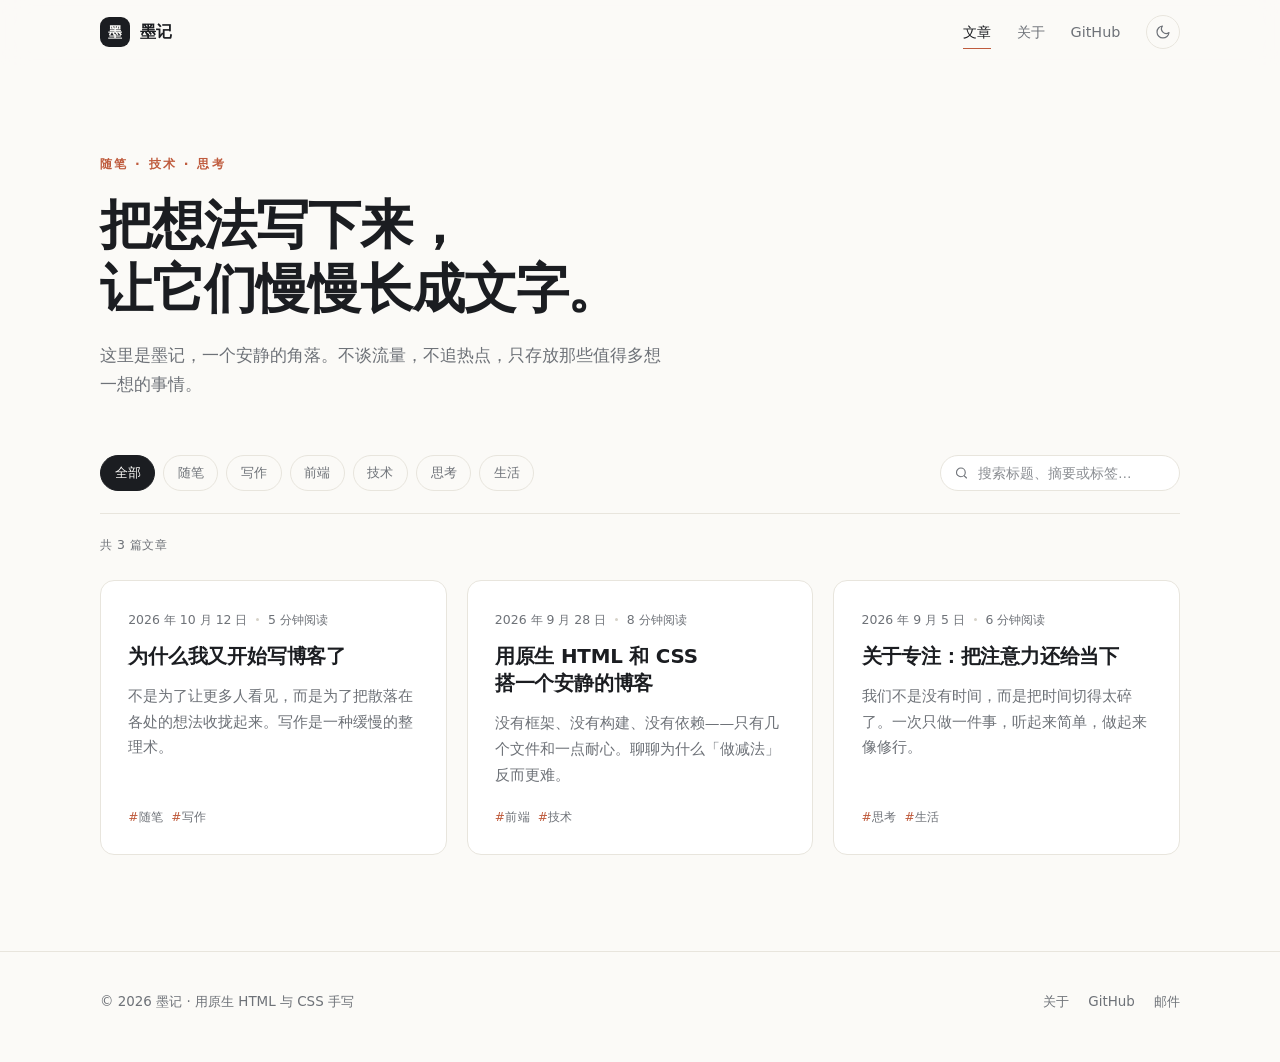
<file: index.html>
<!DOCTYPE html>
<html lang="zh-CN">
  <head>
    <meta charset="utf-8" />
    <meta name="viewport" content="width=device-width, initial-scale=1" />
    <title>墨记 · 关于代码、设计与生活的记录</title>
    <meta
      name="description"
      content="墨记是一个安静的写作角落，记录关于代码、设计与生活的思考。"
    />
    <meta name="theme-color" content="#fbfaf7" media="(prefers-color-scheme: light)" />
    <meta name="theme-color" content="#101113" media="(prefers-color-scheme: dark)" />
    <link
      rel="icon"
      href="data:image/svg+xml,%3Csvg xmlns='http://www.w3.org/2000/svg' viewBox='0 0 32 32'%3E%3Crect width='32' height='32' rx='8' fill='%231b1d21'/%3E%3Cpath d='M9 22V10l7 8 7-8v12' fill='none' stroke='%23fbfaf7' stroke-width='2.4' stroke-linecap='round' stroke-linejoin='round'/%3E%3C/svg%3E"
    />
    <script>
      // 先于渲染设置主题，避免深浅色切换时的闪白
      (function () {
        try {
          var saved = localStorage.getItem("moji-theme");
          document.documentElement.dataset.theme =
            saved ||
            (window.matchMedia("(prefers-color-scheme: dark)").matches ? "dark" : "light");
        } catch (e) {
          document.documentElement.dataset.theme = "light";
        }
      })();
    </script>
    <link rel="stylesheet" href="assets/style.css" />
  </head>

  <body>
    <header class="site-header">
      <div class="wrap site-header__inner">
        <a class="brand" href="index.html" aria-label="墨记 · 返回首页">
          <span class="brand__mark" aria-hidden="true">墨</span>
          <span class="brand__name">墨记</span>
        </a>

        <nav class="nav" aria-label="主导航">
          <a class="nav__link" href="index.html" aria-current="page">文章</a>
          <a class="nav__link" href="about.html">关于</a>
          <a class="nav__link" href="https://github.com" target="_blank" rel="noopener">GitHub</a>
          <button class="theme-toggle" type="button" id="themeToggle" aria-label="切换深色模式">
            <svg class="icon-moon" viewBox="0 0 24 24" fill="none" stroke="currentColor" stroke-width="1.8" stroke-linecap="round" stroke-linejoin="round" aria-hidden="true">
              <path d="M21 12.8A9 9 0 1 1 11.2 3a7 7 0 0 0 9.8 9.8Z" />
            </svg>
            <svg class="icon-sun" viewBox="0 0 24 24" fill="none" stroke="currentColor" stroke-width="1.8" stroke-linecap="round" stroke-linejoin="round" aria-hidden="true">
              <circle cx="12" cy="12" r="4" />
              <path d="M12 2v2M12 20v2M4.9 4.9l1.4 1.4M17.7 17.7l1.4 1.4M2 12h2M20 12h2M4.9 19.1l1.4-1.4M17.7 6.3l1.4-1.4" />
            </svg>
          </button>
        </nav>
      </div>
    </header>

    <main class="wrap">
      <section class="hero">
        <p class="hero__eyebrow">随笔 · 技术 · 思考</p>
        <h1>把想法写下来，<br />让它们慢慢长成文字。</h1>
        <p class="hero__lead">
          这里是墨记，一个安静的角落。不谈流量，不追热点，只存放那些值得多想一想的事情。
        </p>
      </section>

      <section class="toolbar" aria-label="筛选与搜索">
        <div class="chips" id="tagFilters" role="group" aria-label="按标签筛选"></div>
        <div class="search">
          <svg viewBox="0 0 24 24" fill="none" stroke="currentColor" stroke-width="1.8" stroke-linecap="round" aria-hidden="true">
            <circle cx="11" cy="11" r="7" />
            <path d="m20 20-3.5-3.5" />
          </svg>
          <input
            id="searchInput"
            type="search"
            placeholder="搜索标题、摘要或标签…"
            aria-label="搜索文章"
            autocomplete="off"
          />
        </div>
      </section>

      <p class="list-meta" id="resultCount" aria-live="polite"></p>

      <section class="post-grid" id="postList" aria-label="文章列表"></section>

      <p class="empty-state" id="emptyState" hidden>
        没有找到匹配的文章，换个关键词或标签试试。
      </p>

      <noscript>
        <div class="empty-state">
          <p>启用 JavaScript 后可以按标签筛选和搜索。下面是全部文章：</p>
          <p>
            <a href="posts/why-i-write.html">为什么我又开始写博客了</a><br />
            <a href="posts/build-a-quiet-blog.html">用原生 HTML 和 CSS 搭一个安静的博客</a><br />
            <a href="posts/on-focus.html">关于专注：把注意力还给当下</a>
          </p>
        </div>
      </noscript>
    </main>

    <footer class="site-footer">
      <div class="wrap site-footer__inner">
        <p style="margin: 0">© <span data-year>2026</span> 墨记 · 用原生 HTML 与 CSS 手写</p>
        <div class="site-footer__links">
          <a href="about.html">关于</a>
          <a href="https://github.com" target="_blank" rel="noopener">GitHub</a>
          <a href="mailto:hello@example.com">邮件</a>
        </div>
      </div>
    </footer>

    <script src="assets/blog.js"></script>
    <script src="assets/app.js"></script>
  </body>
</html>
</file>
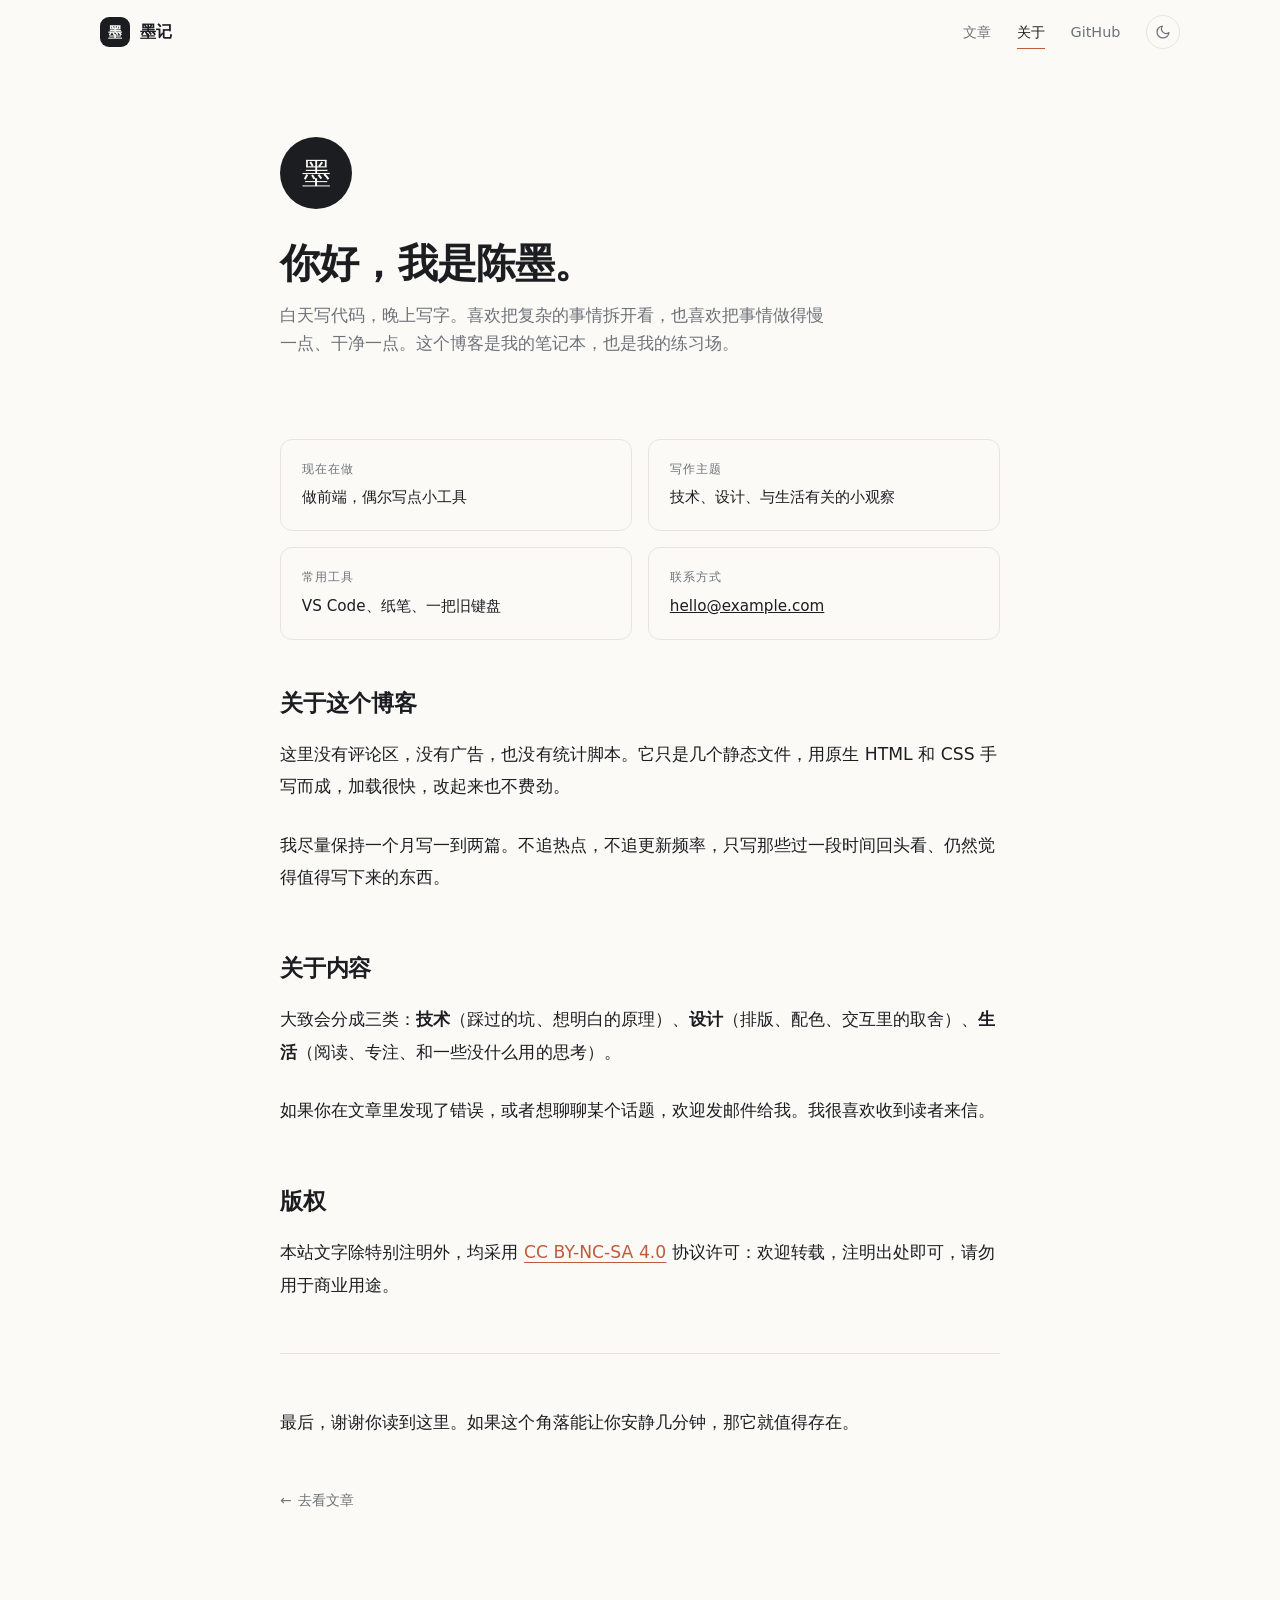
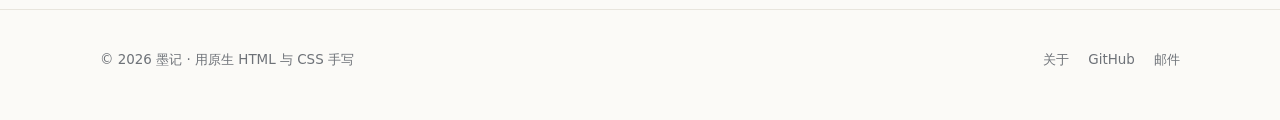
<file: about.html>
<!DOCTYPE html>
<html lang="zh-CN">
  <head>
    <meta charset="utf-8" />
    <meta name="viewport" content="width=device-width, initial-scale=1" />
    <title>关于 · 墨记</title>
    <meta name="description" content="关于墨记，以及写下这些文字的人。" />
    <link
      rel="icon"
      href="data:image/svg+xml,%3Csvg xmlns='http://www.w3.org/2000/svg' viewBox='0 0 32 32'%3E%3Crect width='32' height='32' rx='8' fill='%231b1d21'/%3E%3Cpath d='M9 22V10l7 8 7-8v12' fill='none' stroke='%23fbfaf7' stroke-width='2.4' stroke-linecap='round' stroke-linejoin='round'/%3E%3C/svg%3E"
    />
    <script>
      (function () {
        try {
          var saved = localStorage.getItem("moji-theme");
          document.documentElement.dataset.theme =
            saved ||
            (window.matchMedia("(prefers-color-scheme: dark)").matches ? "dark" : "light");
        } catch (e) {
          document.documentElement.dataset.theme = "light";
        }
      })();
    </script>
    <link rel="stylesheet" href="assets/style.css" />
  </head>

  <body>
    <header class="site-header">
      <div class="wrap site-header__inner">
        <a class="brand" href="index.html" aria-label="墨记 · 返回首页">
          <span class="brand__mark" aria-hidden="true">墨</span>
          <span class="brand__name">墨记</span>
        </a>
        <nav class="nav" aria-label="主导航">
          <a class="nav__link" href="index.html">文章</a>
          <a class="nav__link" href="about.html" aria-current="page">关于</a>
          <a class="nav__link" href="https://github.com" target="_blank" rel="noopener">GitHub</a>
          <button class="theme-toggle" type="button" id="themeToggle" aria-label="切换深色模式">
            <svg class="icon-moon" viewBox="0 0 24 24" fill="none" stroke="currentColor" stroke-width="1.8" stroke-linecap="round" stroke-linejoin="round" aria-hidden="true">
              <path d="M21 12.8A9 9 0 1 1 11.2 3a7 7 0 0 0 9.8 9.8Z" />
            </svg>
            <svg class="icon-sun" viewBox="0 0 24 24" fill="none" stroke="currentColor" stroke-width="1.8" stroke-linecap="round" stroke-linejoin="round" aria-hidden="true">
              <circle cx="12" cy="12" r="4" />
              <path d="M12 2v2M12 20v2M4.9 4.9l1.4 1.4M17.7 17.7l1.4 1.4M2 12h2M20 12h2M4.9 19.1l1.4-1.4M17.7 6.3l1.4-1.4" />
            </svg>
          </button>
        </nav>
      </div>
    </header>

    <main class="wrap wrap--narrow">
      <section class="about-hero">
        <div class="about-hero__avatar" aria-hidden="true">墨</div>
        <h1>你好，我是陈墨。</h1>
        <p>
          白天写代码，晚上写字。喜欢把复杂的事情拆开看，也喜欢把事情做得慢一点、干净一点。这个博客是我的笔记本，也是我的练习场。
        </p>
      </section>

      <dl class="about-facts">
        <div class="about-fact">
          <dt>现在在做</dt>
          <dd>做前端，偶尔写点小工具</dd>
        </div>
        <div class="about-fact">
          <dt>写作主题</dt>
          <dd>技术、设计、与生活有关的小观察</dd>
        </div>
        <div class="about-fact">
          <dt>常用工具</dt>
          <dd>VS Code、纸笔、一把旧键盘</dd>
        </div>
        <div class="about-fact">
          <dt>联系方式</dt>
          <dd><a href="mailto:hello@example.com">hello@example.com</a></dd>
        </div>
      </dl>

      <article class="prose">
        <h2>关于这个博客</h2>
        <p>
          这里没有评论区，没有广告，也没有统计脚本。它只是几个静态文件，用原生 HTML 和 CSS 手写而成，加载很快，改起来也不费劲。
        </p>
        <p>
          我尽量保持一个月写一到两篇。不追热点，不追更新频率，只写那些过一段时间回头看、仍然觉得值得写下来的东西。
        </p>

        <h2>关于内容</h2>
        <p>
          大致会分成三类：<strong>技术</strong>（踩过的坑、想明白的原理）、<strong>设计</strong>（排版、配色、交互里的取舍）、<strong>生活</strong>（阅读、专注、和一些没什么用的思考）。
        </p>
        <p>
          如果你在文章里发现了错误，或者想聊聊某个话题，欢迎发邮件给我。我很喜欢收到读者来信。
        </p>

        <h2>版权</h2>
        <p>
          本站文字除特别注明外，均采用
          <a href="https://creativecommons.org/licenses/by-nc-sa/4.0/deed.zh" target="_blank" rel="noopener">CC BY-NC-SA 4.0</a>
          协议许可：欢迎转载，注明出处即可，请勿用于商业用途。
        </p>

        <hr />

        <p>
          最后，谢谢你读到这里。如果这个角落能让你安静几分钟，那它就值得存在。
        </p>
      </article>

      <p style="margin: 3rem 0 0">
        <a class="back-link" style="margin: 0" href="index.html">
          <span aria-hidden="true">←</span> 去看文章
        </a>
      </p>
    </main>

    <footer class="site-footer">
      <div class="wrap site-footer__inner">
        <p style="margin: 0">© <span data-year>2026</span> 墨记 · 用原生 HTML 与 CSS 手写</p>
        <div class="site-footer__links">
          <a href="about.html">关于</a>
          <a href="https://github.com" target="_blank" rel="noopener">GitHub</a>
          <a href="mailto:hello@example.com">邮件</a>
        </div>
      </div>
    </footer>

    <script src="assets/blog.js"></script>
    <script src="assets/app.js"></script>
  </body>
</html>
</file>
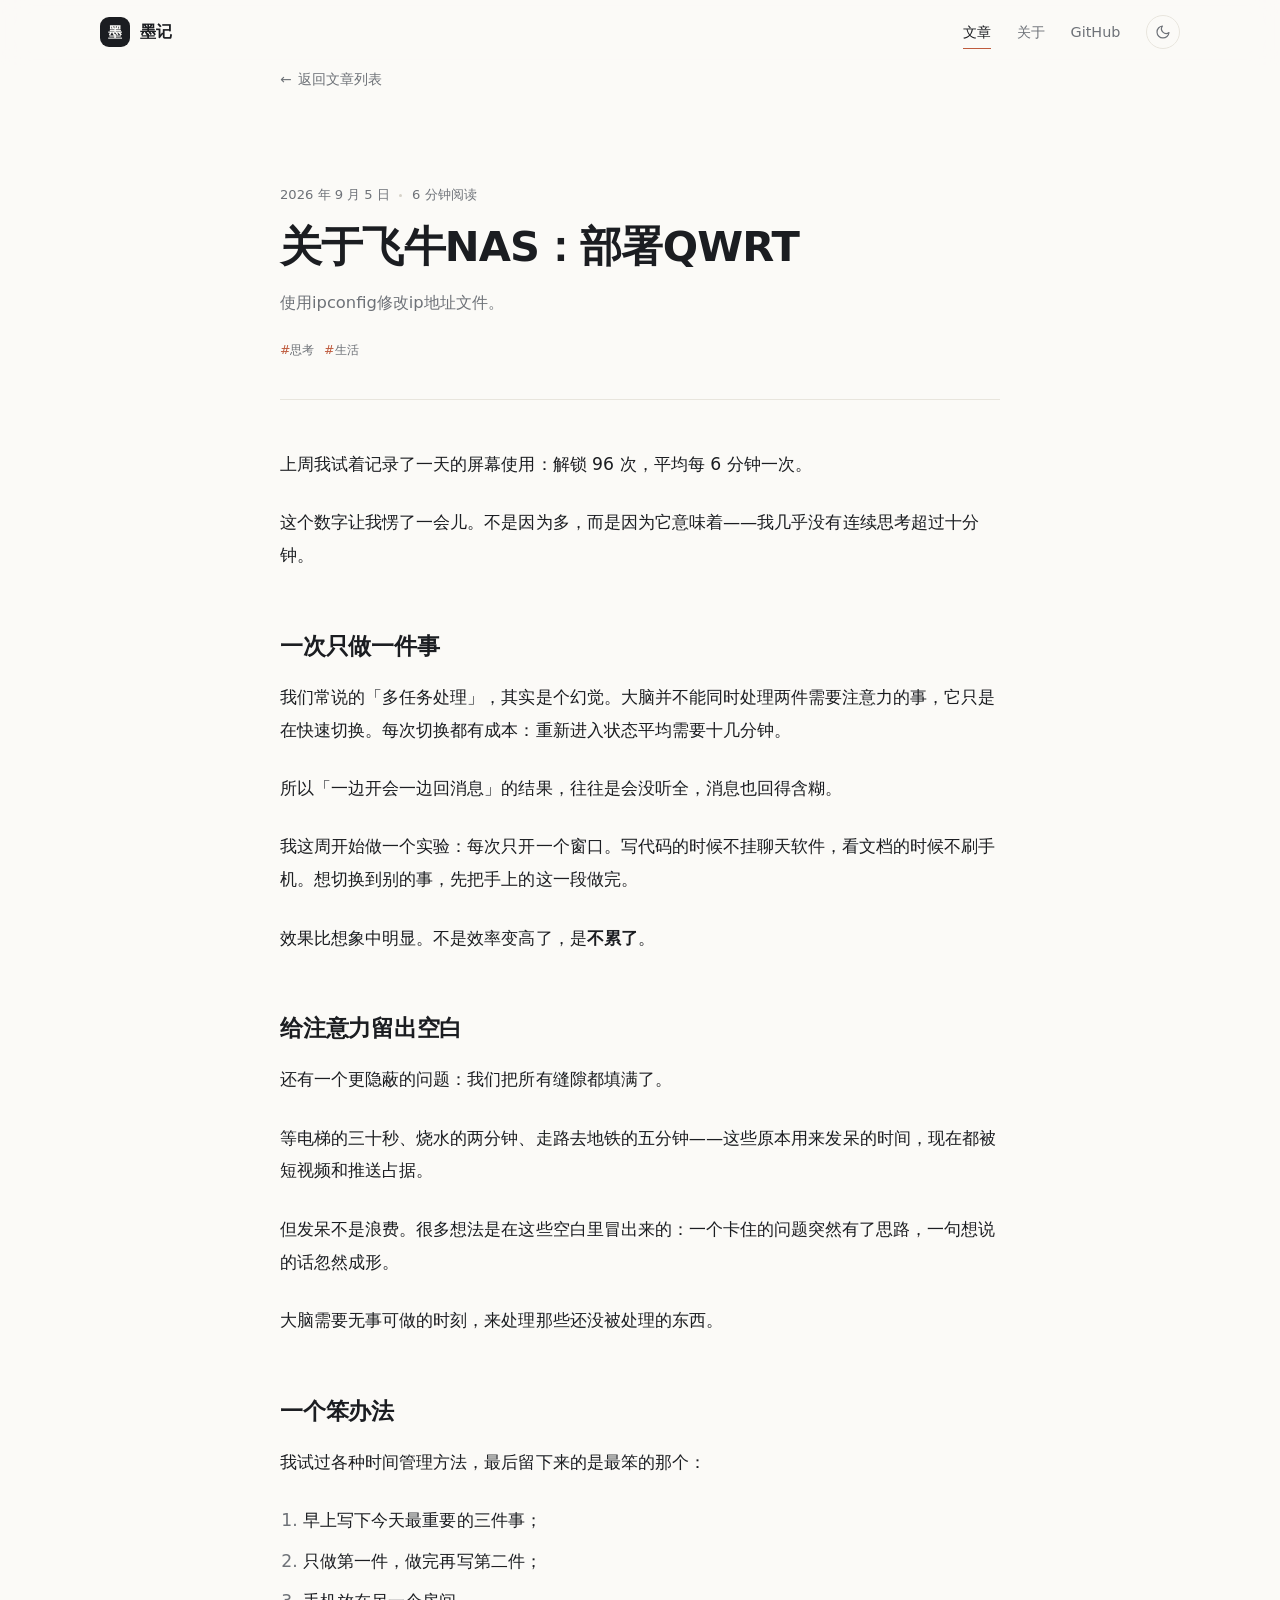
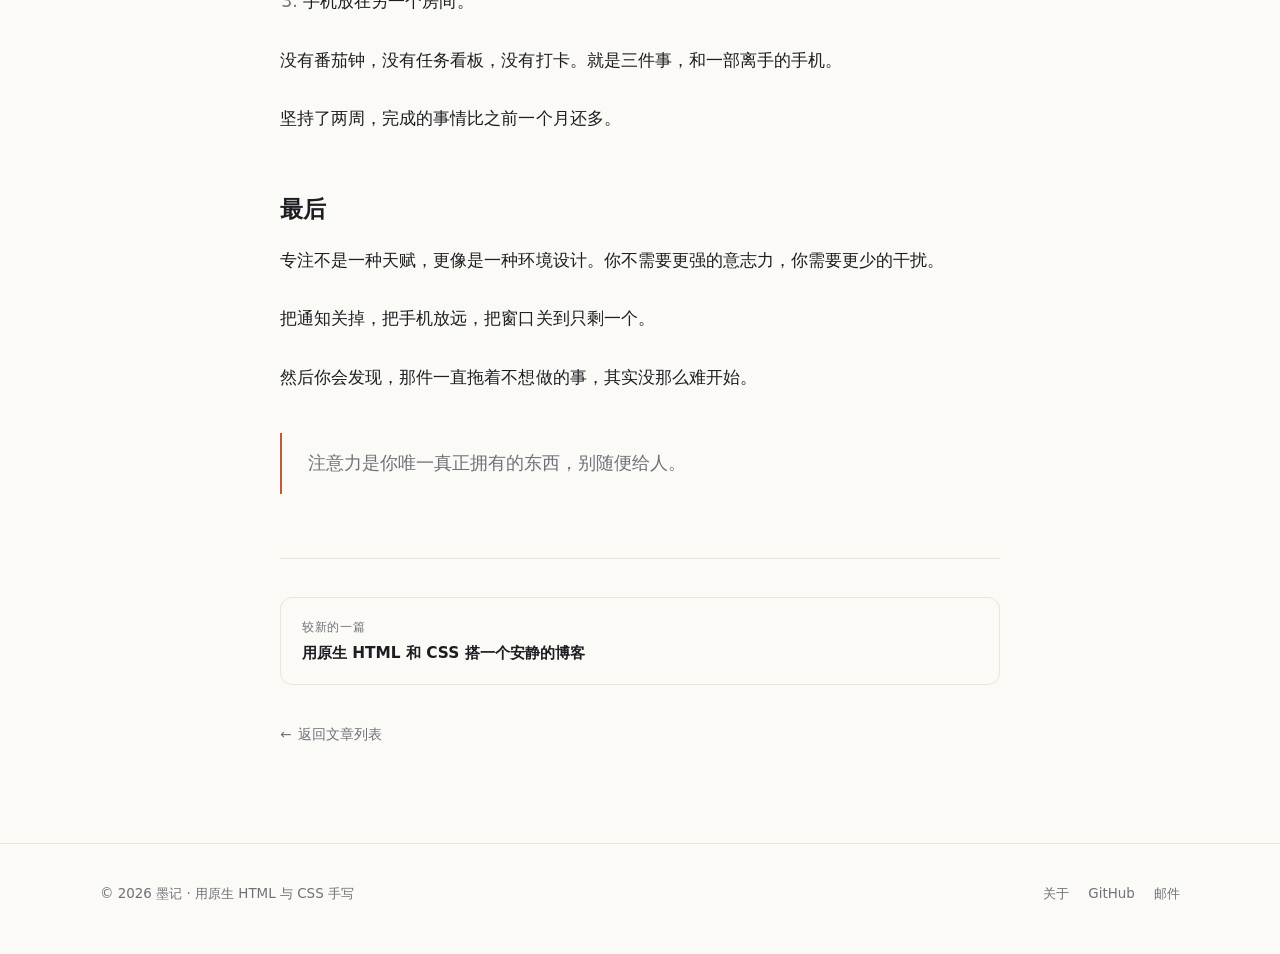
<file: posts/2026.11.5.html>
<!DOCTYPE html>
<html lang="zh-CN">
  <head>
    <meta charset="utf-8" />
    <meta name="viewport" content="width=device-width, initial-scale=1" />
    <title>关于搭建博客：使用dsh · 墨记</title>
    <meta name="description" content="，过程是真不容易啊头大。" />
    <link
      rel="icon"
      href="data:image/svg+xml,%3Csvg xmlns='http://www.w3.org/2000/svg' viewBox='0 0 32 32'%3E%3Crect width='32' height='32' rx='8' fill='%231b1d21'/%3E%3Cpath d='M9 22V10l7 8 7-8v12' fill='none' stroke='%23fbfaf7' stroke-width='2.4' stroke-linecap='round' stroke-linejoin='round'/%3E%3C/svg%3E"
    />
    <script>
      (function () {
        try {
          var saved = localStorage.getItem("moji-theme");
          document.documentElement.dataset.theme =
            saved ||
            (window.matchMedia("(prefers-color-scheme: dark)").matches ? "dark" : "light");
        } catch (e) {
          document.documentElement.dataset.theme = "light";
        }
      })();
    </script>
    <link rel="stylesheet" href="../assets/style.css" />
  </head>

  <body data-page="post" data-slug="on-focus" data-root="../">
    <div class="progress" aria-hidden="true">
      <span class="progress__bar" id="progressBar"></span>
    </div>

    <header class="site-header">
      <div class="wrap site-header__inner">
        <a class="brand" href="../index.html" aria-label="墨记 · 返回首页">
          <span class="brand__mark" aria-hidden="true">墨</span>
          <span class="brand__name">墨记</span>
        </a>
        <nav class="nav" aria-label="主导航">
          <a class="nav__link" href="../index.html" aria-current="page">文章</a>
          <a class="nav__link" href="../about.html">关于</a>
          <a class="nav__link" href="https://github.com" target="_blank" rel="noopener">GitHub</a>
          <button class="theme-toggle" type="button" id="themeToggle" aria-label="切换深色模式">
            <svg class="icon-moon" viewBox="0 0 24 24" fill="none" stroke="currentColor" stroke-width="1.8" stroke-linecap="round" stroke-linejoin="round" aria-hidden="true">
              <path d="M21 12.8A9 9 0 1 1 11.2 3a7 7 0 0 0 9.8 9.8Z" />
            </svg>
            <svg class="icon-sun" viewBox="0 0 24 24" fill="none" stroke="currentColor" stroke-width="1.8" stroke-linecap="round" stroke-linejoin="round" aria-hidden="true">
              <circle cx="12" cy="12" r="4" />
              <path d="M12 2v2M12 20v2M4.9 4.9l1.4 1.4M17.7 17.7l1.4 1.4M2 12h2M20 12h2M4.9 19.1l1.4-1.4M17.7 6.3l1.4-1.4" />
            </svg>
          </button>
        </nav>
      </div>
    </header>

    <main class="wrap wrap--narrow">
      <a class="back-link" href="../index.html">
        <span aria-hidden="true">←</span> 返回文章列表
      </a>

      <article>
        <header class="post-header">
          <div class="post-header__meta">
            <time datetime="2026-09-05">2026 年 9 月 5 日</time>
            <span class="post-card__dot" aria-hidden="true"></span>
            <span data-readtime>6 分钟阅读</span>
          </div>
          <h1>关于飞牛NAS：部署QWRT</h1>
          <p class="post-header__lead">
            使用ipconfig修改ip地址文件。
          </p>
          <div class="post-header__tags" data-post-tags></div>
        </header>

        <div class="prose">
          <p>
            上周我试着记录了一天的屏幕使用：解锁 96 次，平均每 6 分钟一次。
          </p>
          <p>
            这个数字让我愣了一会儿。不是因为多，而是因为它意味着——我几乎没有连续思考超过十分钟。
          </p>

          <h2>一次只做一件事</h2>
          <p>
            我们常说的「多任务处理」，其实是个幻觉。大脑并不能同时处理两件需要注意力的事，它只是在快速切换。每次切换都有成本：重新进入状态平均需要十几分钟。
          </p>
          <p>
            所以「一边开会一边回消息」的结果，往往是会没听全，消息也回得含糊。
          </p>
          <p>
            我这周开始做一个实验：每次只开一个窗口。写代码的时候不挂聊天软件，看文档的时候不刷手机。想切换到别的事，先把手上的这一段做完。
          </p>
          <p>效果比想象中明显。不是效率变高了，是<strong>不累了</strong>。</p>

          <h2>给注意力留出空白</h2>
          <p>还有一个更隐蔽的问题：我们把所有缝隙都填满了。</p>
          <p>
            等电梯的三十秒、烧水的两分钟、走路去地铁的五分钟——这些原本用来发呆的时间，现在都被短视频和推送占据。
          </p>
          <p>
            但发呆不是浪费。很多想法是在这些空白里冒出来的：一个卡住的问题突然有了思路，一句想说的话忽然成形。
          </p>
          <p>大脑需要无事可做的时刻，来处理那些还没被处理的东西。</p>

          <h2>一个笨办法</h2>
          <p>我试过各种时间管理方法，最后留下来的是最笨的那个：</p>
          <ol>
            <li>早上写下今天最重要的三件事；</li>
            <li>只做第一件，做完再写第二件；</li>
            <li>手机放在另一个房间。</li>
          </ol>
          <p>
            没有番茄钟，没有任务看板，没有打卡。就是三件事，和一部离手的手机。
          </p>
          <p>坚持了两周，完成的事情比之前一个月还多。</p>

          <h2>最后</h2>
          <p>
            专注不是一种天赋，更像是一种环境设计。你不需要更强的意志力，你需要更少的干扰。
          </p>
          <p>把通知关掉，把手机放远，把窗口关到只剩一个。</p>
          <p>然后你会发现，那件一直拖着不想做的事，其实没那么难开始。</p>

          <blockquote>
            <p>注意力是你唯一真正拥有的东西，别随便给人。</p>
          </blockquote>
        </div>
      </article>

      <footer class="post-footer">
        <div class="post-nav" id="postNav"></div>
        <p style="margin: 2.2rem 0 0">
          <a class="back-link" style="margin: 0" href="../index.html">
            <span aria-hidden="true">←</span> 返回文章列表
          </a>
        </p>
      </footer>
    </main>

    <footer class="site-footer">
      <div class="wrap site-footer__inner">
        <p style="margin: 0">© <span data-year>2026</span> 墨记 · 用原生 HTML 与 CSS 手写</p>
        <div class="site-footer__links">
          <a href="../about.html">关于</a>
          <a href="https://github.com" target="_blank" rel="noopener">GitHub</a>
          <a href="mailto:hello@example.com">邮件</a>
        </div>
      </div>
    </footer>

    <script src="../assets/blog.js"></script>
    <script src="../assets/app.js"></script>
  </body>
</html>
</file>
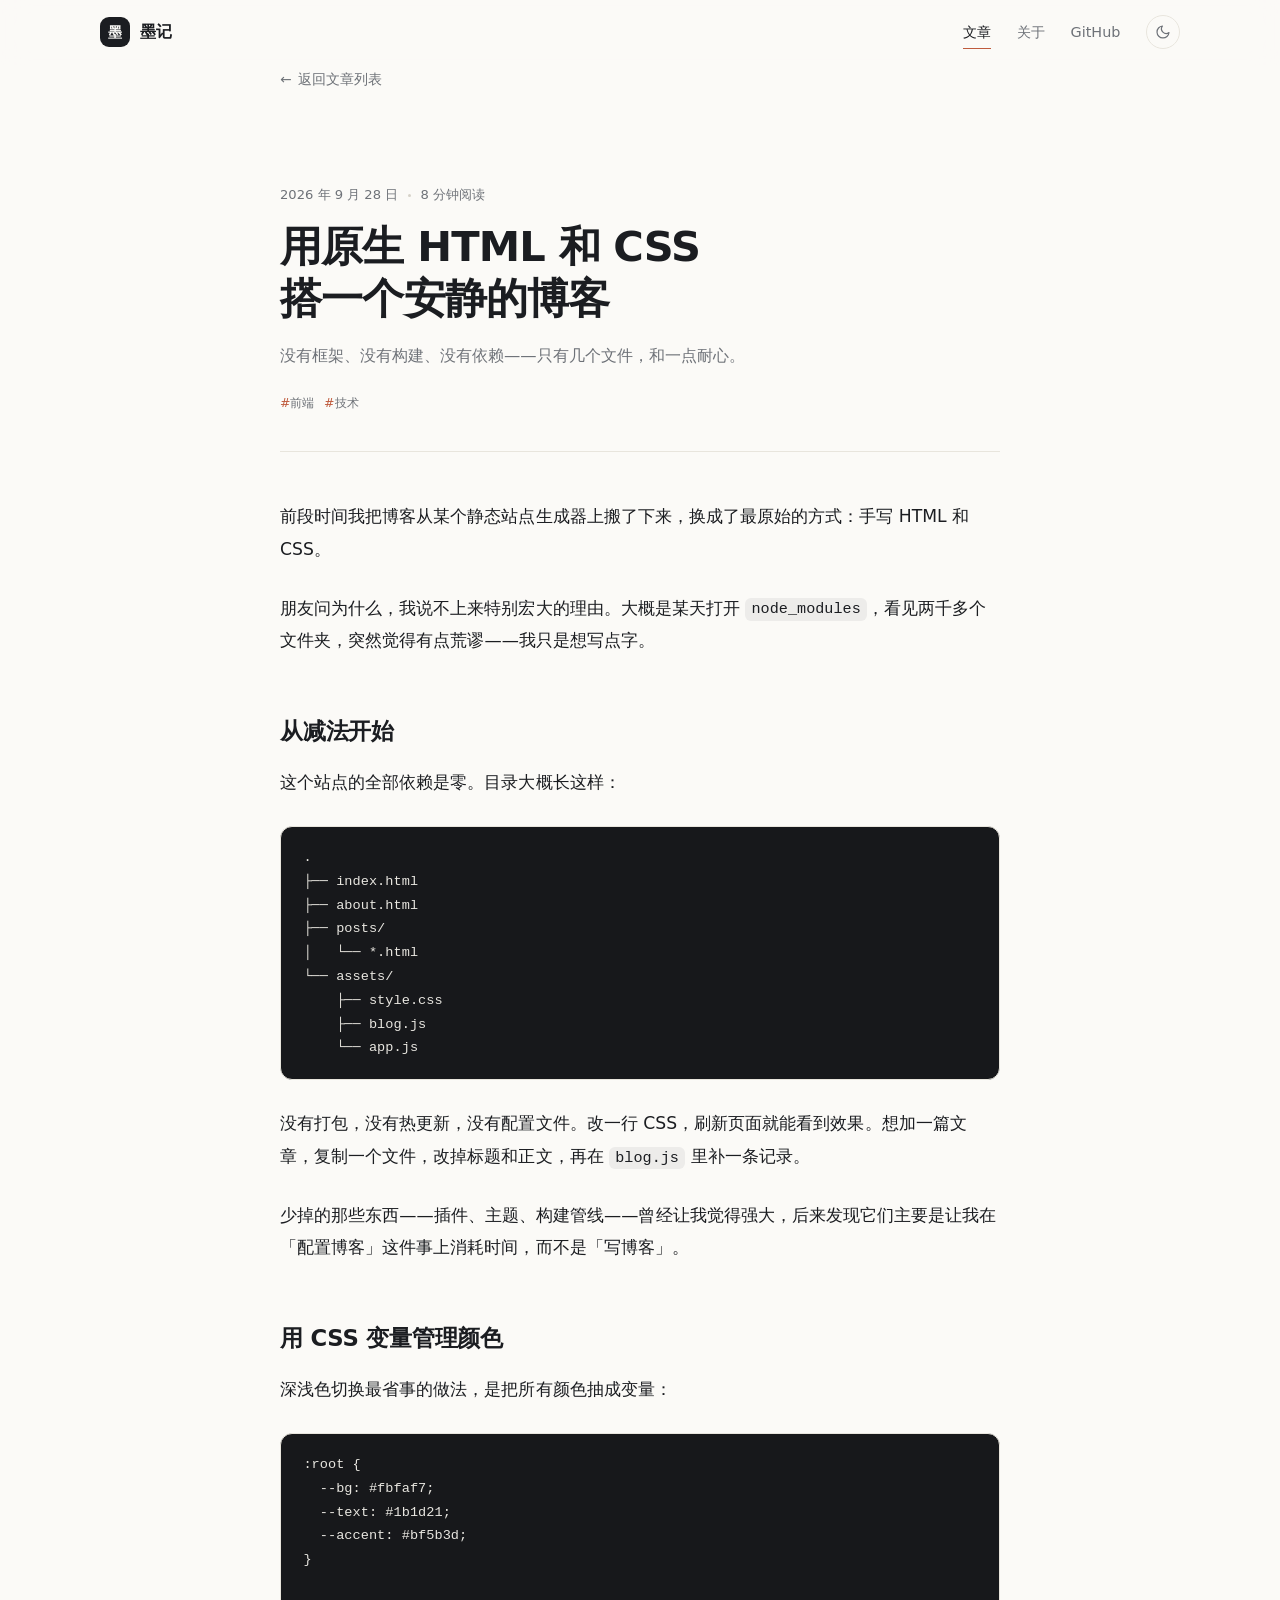
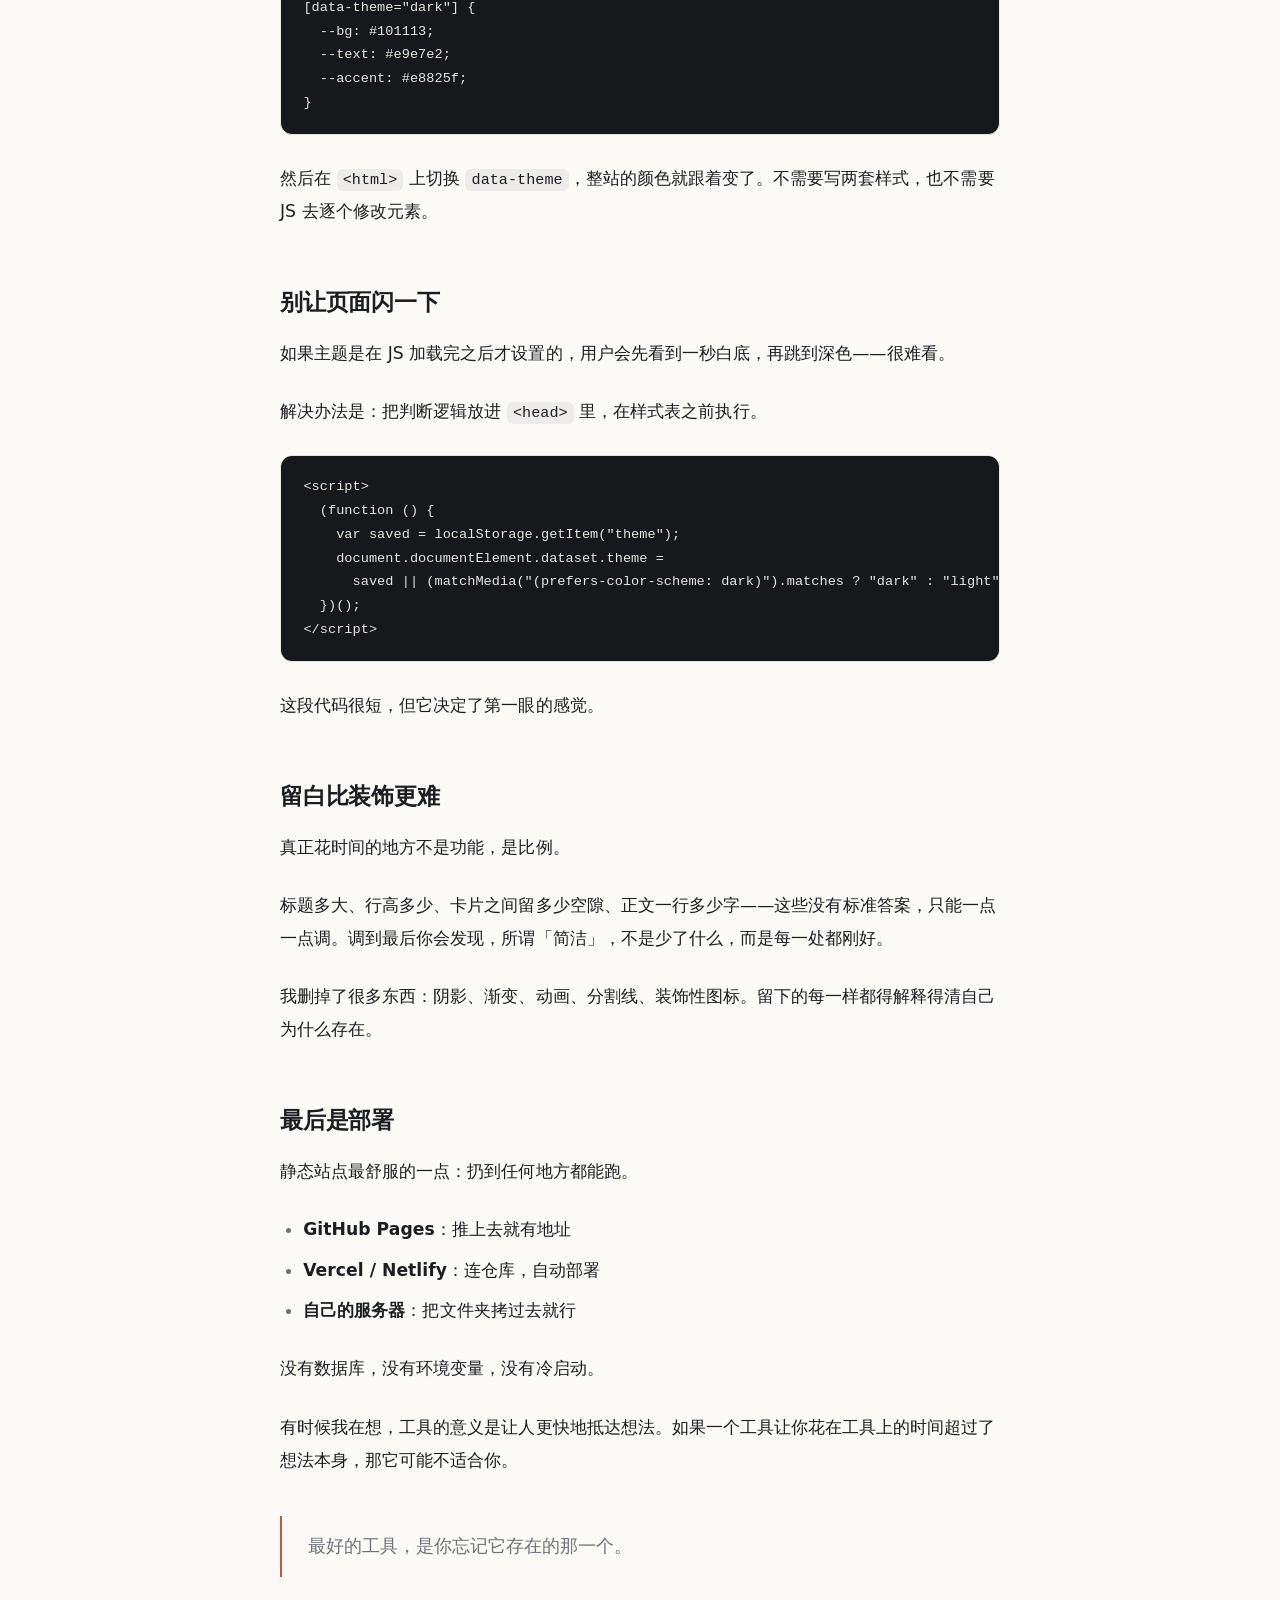
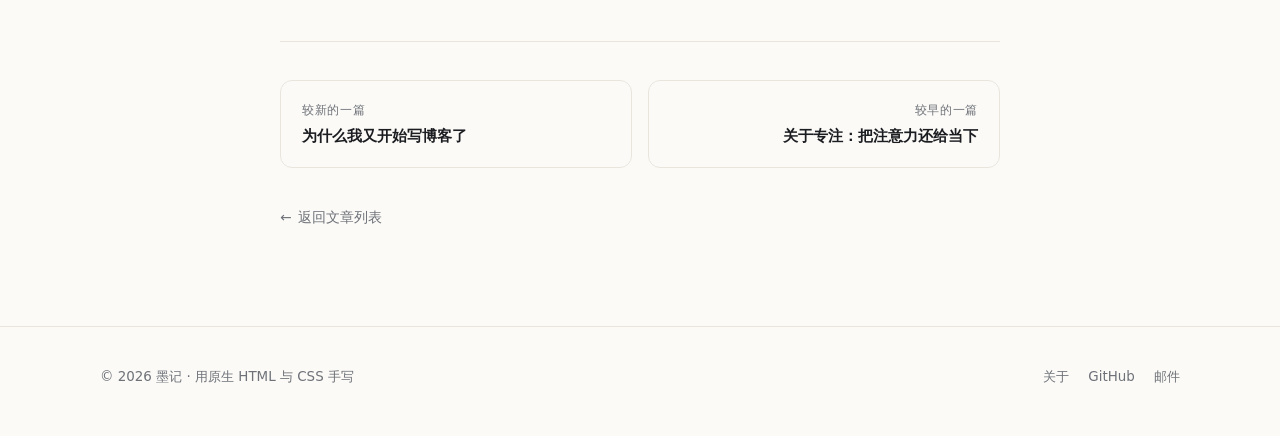
<file: posts/build-a-quiet-blog.html>
<!DOCTYPE html>
<html lang="zh-CN">
  <head>
    <meta charset="utf-8" />
    <meta name="viewport" content="width=device-width, initial-scale=1" />
    <title>用原生 HTML 和 CSS 搭一个安静的博客 · 墨记</title>
    <meta name="description" content="没有框架、没有构建、没有依赖——只有几个文件和一点耐心。聊聊为什么「做减法」反而更难。" />
    <link
      rel="icon"
      href="data:image/svg+xml,%3Csvg xmlns='http://www.w3.org/2000/svg' viewBox='0 0 32 32'%3E%3Crect width='32' height='32' rx='8' fill='%231b1d21'/%3E%3Cpath d='M9 22V10l7 8 7-8v12' fill='none' stroke='%23fbfaf7' stroke-width='2.4' stroke-linecap='round' stroke-linejoin='round'/%3E%3C/svg%3E"
    />
    <script>
      (function () {
        try {
          var saved = localStorage.getItem("moji-theme");
          document.documentElement.dataset.theme =
            saved ||
            (window.matchMedia("(prefers-color-scheme: dark)").matches ? "dark" : "light");
        } catch (e) {
          document.documentElement.dataset.theme = "light";
        }
      })();
    </script>
    <link rel="stylesheet" href="../assets/style.css" />
  </head>

  <body data-page="post" data-slug="build-a-quiet-blog" data-root="../">
    <div class="progress" aria-hidden="true">
      <span class="progress__bar" id="progressBar"></span>
    </div>

    <header class="site-header">
      <div class="wrap site-header__inner">
        <a class="brand" href="../index.html" aria-label="墨记 · 返回首页">
          <span class="brand__mark" aria-hidden="true">墨</span>
          <span class="brand__name">墨记</span>
        </a>
        <nav class="nav" aria-label="主导航">
          <a class="nav__link" href="../index.html" aria-current="page">文章</a>
          <a class="nav__link" href="../about.html">关于</a>
          <a class="nav__link" href="https://github.com" target="_blank" rel="noopener">GitHub</a>
          <button class="theme-toggle" type="button" id="themeToggle" aria-label="切换深色模式">
            <svg class="icon-moon" viewBox="0 0 24 24" fill="none" stroke="currentColor" stroke-width="1.8" stroke-linecap="round" stroke-linejoin="round" aria-hidden="true">
              <path d="M21 12.8A9 9 0 1 1 11.2 3a7 7 0 0 0 9.8 9.8Z" />
            </svg>
            <svg class="icon-sun" viewBox="0 0 24 24" fill="none" stroke="currentColor" stroke-width="1.8" stroke-linecap="round" stroke-linejoin="round" aria-hidden="true">
              <circle cx="12" cy="12" r="4" />
              <path d="M12 2v2M12 20v2M4.9 4.9l1.4 1.4M17.7 17.7l1.4 1.4M2 12h2M20 12h2M4.9 19.1l1.4-1.4M17.7 6.3l1.4-1.4" />
            </svg>
          </button>
        </nav>
      </div>
    </header>

    <main class="wrap wrap--narrow">
      <a class="back-link" href="../index.html">
        <span aria-hidden="true">←</span> 返回文章列表
      </a>

      <article>
        <header class="post-header">
          <div class="post-header__meta">
            <time datetime="2026-09-28">2026 年 9 月 28 日</time>
            <span class="post-card__dot" aria-hidden="true"></span>
            <span data-readtime>8 分钟阅读</span>
          </div>
          <h1>用原生 HTML 和 CSS 搭一个安静的博客</h1>
          <p class="post-header__lead">
            没有框架、没有构建、没有依赖——只有几个文件，和一点耐心。
          </p>
          <div class="post-header__tags" data-post-tags></div>
        </header>

        <div class="prose">
          <p>
            前段时间我把博客从某个静态站点生成器上搬了下来，换成了最原始的方式：手写 HTML 和 CSS。
          </p>
          <p>
            朋友问为什么，我说不上来特别宏大的理由。大概是某天打开 <code>node_modules</code>，看见两千多个文件夹，突然觉得有点荒谬——我只是想写点字。
          </p>

          <h2>从减法开始</h2>
          <p>这个站点的全部依赖是零。目录大概长这样：</p>
          <pre><code>.
├── index.html
├── about.html
├── posts/
│   └── *.html
└── assets/
    ├── style.css
    ├── blog.js
    └── app.js</code></pre>
          <p>
            没有打包，没有热更新，没有配置文件。改一行 CSS，刷新页面就能看到效果。想加一篇文章，复制一个文件，改掉标题和正文，再在 <code>blog.js</code> 里补一条记录。
          </p>
          <p>
            少掉的那些东西——插件、主题、构建管线——曾经让我觉得强大，后来发现它们主要是让我在「配置博客」这件事上消耗时间，而不是「写博客」。
          </p>

          <h2>用 CSS 变量管理颜色</h2>
          <p>深浅色切换最省事的做法，是把所有颜色抽成变量：</p>
          <pre><code class="language-css">:root {
  --bg: #fbfaf7;
  --text: #1b1d21;
  --accent: #bf5b3d;
}

[data-theme="dark"] {
  --bg: #101113;
  --text: #e9e7e2;
  --accent: #e8825f;
}</code></pre>
          <p>
            然后在 <code>&lt;html&gt;</code> 上切换 <code>data-theme</code>，整站的颜色就跟着变了。不需要写两套样式，也不需要 JS 去逐个修改元素。
          </p>

          <h2>别让页面闪一下</h2>
          <p>
            如果主题是在 JS 加载完之后才设置的，用户会先看到一秒白底，再跳到深色——很难看。
          </p>
          <p>解决办法是：把判断逻辑放进 <code>&lt;head&gt;</code> 里，在样式表之前执行。</p>
          <pre><code class="language-html">&lt;script&gt;
  (function () {
    var saved = localStorage.getItem("theme");
    document.documentElement.dataset.theme =
      saved || (matchMedia("(prefers-color-scheme: dark)").matches ? "dark" : "light");
  })();
&lt;/script&gt;</code></pre>
          <p>这段代码很短，但它决定了第一眼的感觉。</p>

          <h2>留白比装饰更难</h2>
          <p>真正花时间的地方不是功能，是比例。</p>
          <p>
            标题多大、行高多少、卡片之间留多少空隙、正文一行多少字——这些没有标准答案，只能一点一点调。调到最后你会发现，所谓「简洁」，不是少了什么，而是每一处都刚好。
          </p>
          <p>
            我删掉了很多东西：阴影、渐变、动画、分割线、装饰性图标。留下的每一样都得解释得清自己为什么存在。
          </p>

          <h2>最后是部署</h2>
          <p>静态站点最舒服的一点：扔到任何地方都能跑。</p>
          <ul>
            <li><strong>GitHub Pages</strong>：推上去就有地址</li>
            <li><strong>Vercel / Netlify</strong>：连仓库，自动部署</li>
            <li><strong>自己的服务器</strong>：把文件夹拷过去就行</li>
          </ul>
          <p>没有数据库，没有环境变量，没有冷启动。</p>
          <p>
            有时候我在想，工具的意义是让人更快地抵达想法。如果一个工具让你花在工具上的时间超过了想法本身，那它可能不适合你。
          </p>

          <blockquote>
            <p>最好的工具，是你忘记它存在的那一个。</p>
          </blockquote>
        </div>
      </article>

      <footer class="post-footer">
        <div class="post-nav" id="postNav"></div>
        <p style="margin: 2.2rem 0 0">
          <a class="back-link" style="margin: 0" href="../index.html">
            <span aria-hidden="true">←</span> 返回文章列表
          </a>
        </p>
      </footer>
    </main>

    <footer class="site-footer">
      <div class="wrap site-footer__inner">
        <p style="margin: 0">© <span data-year>2026</span> 墨记 · 用原生 HTML 与 CSS 手写</p>
        <div class="site-footer__links">
          <a href="../about.html">关于</a>
          <a href="https://github.com" target="_blank" rel="noopener">GitHub</a>
          <a href="mailto:hello@example.com">邮件</a>
        </div>
      </div>
    </footer>

    <script src="../assets/blog.js"></script>
    <script src="../assets/app.js"></script>
  </body>
</html>
</file>
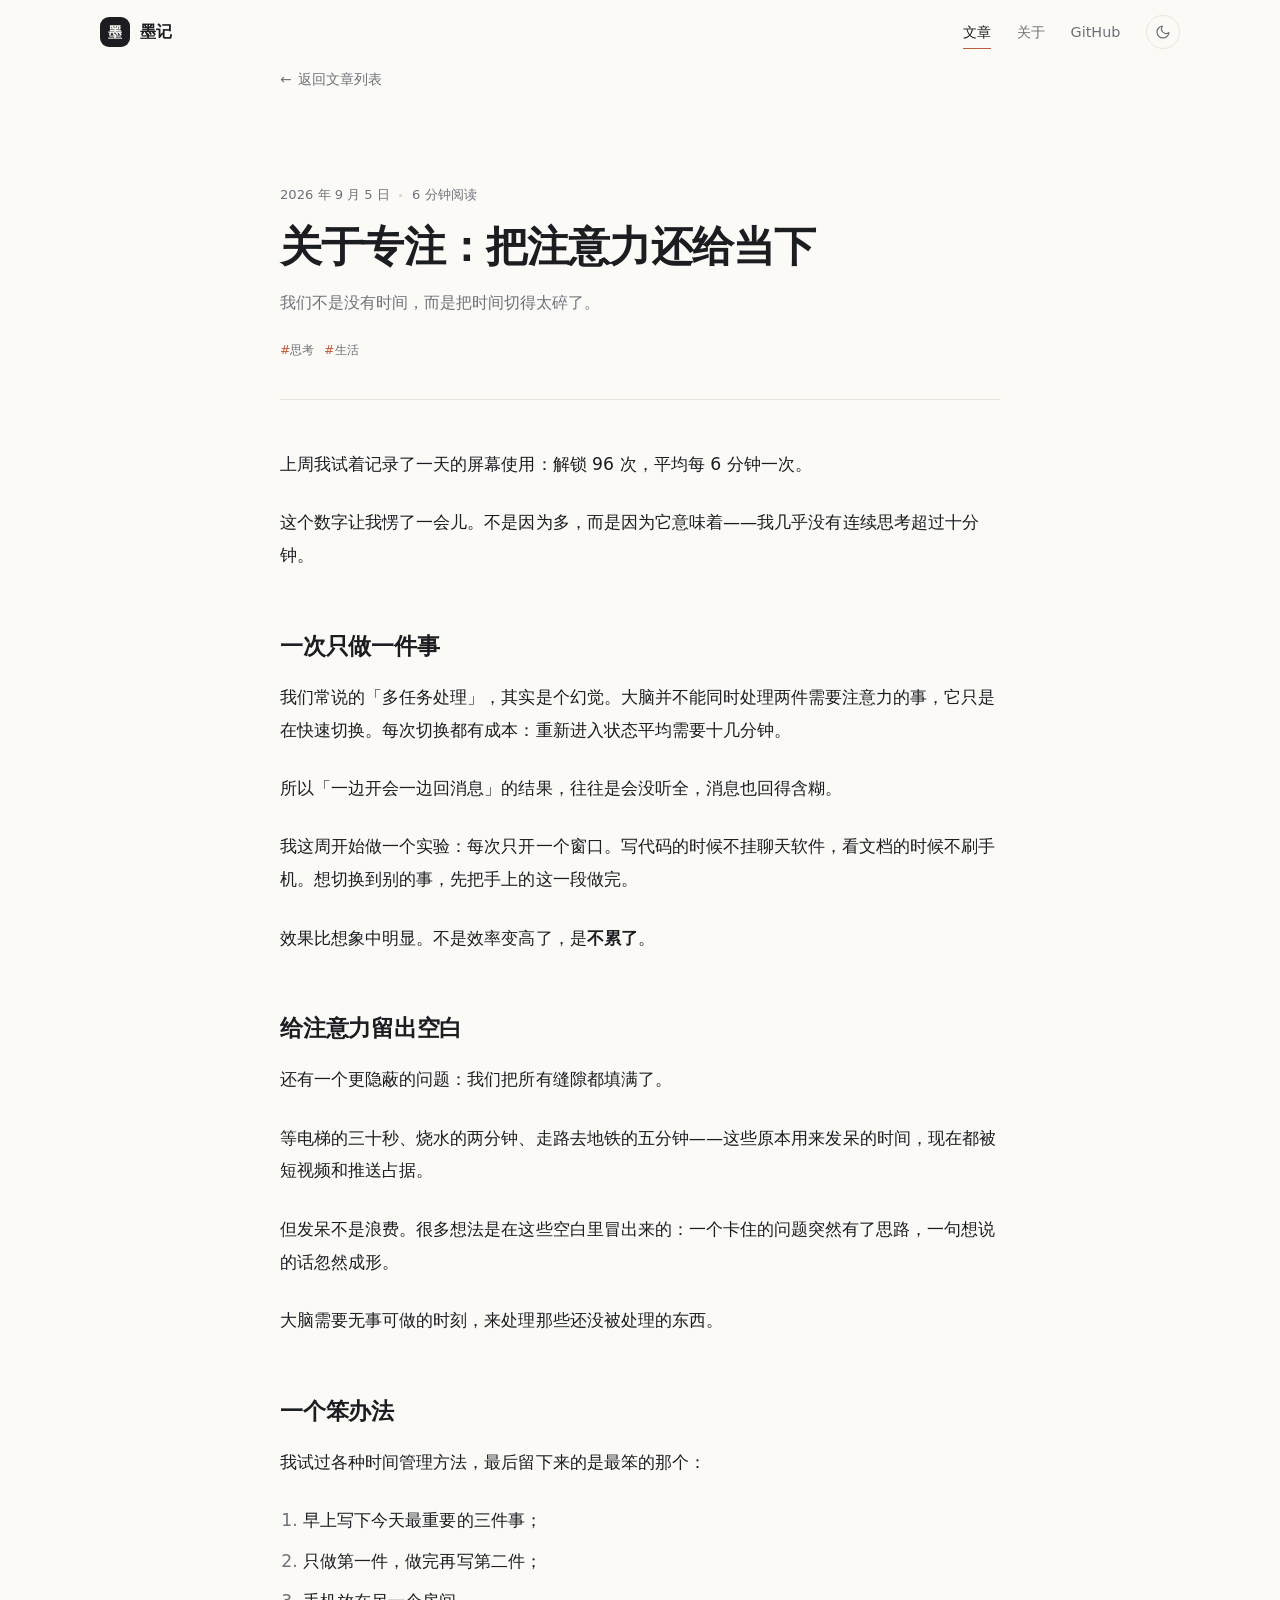
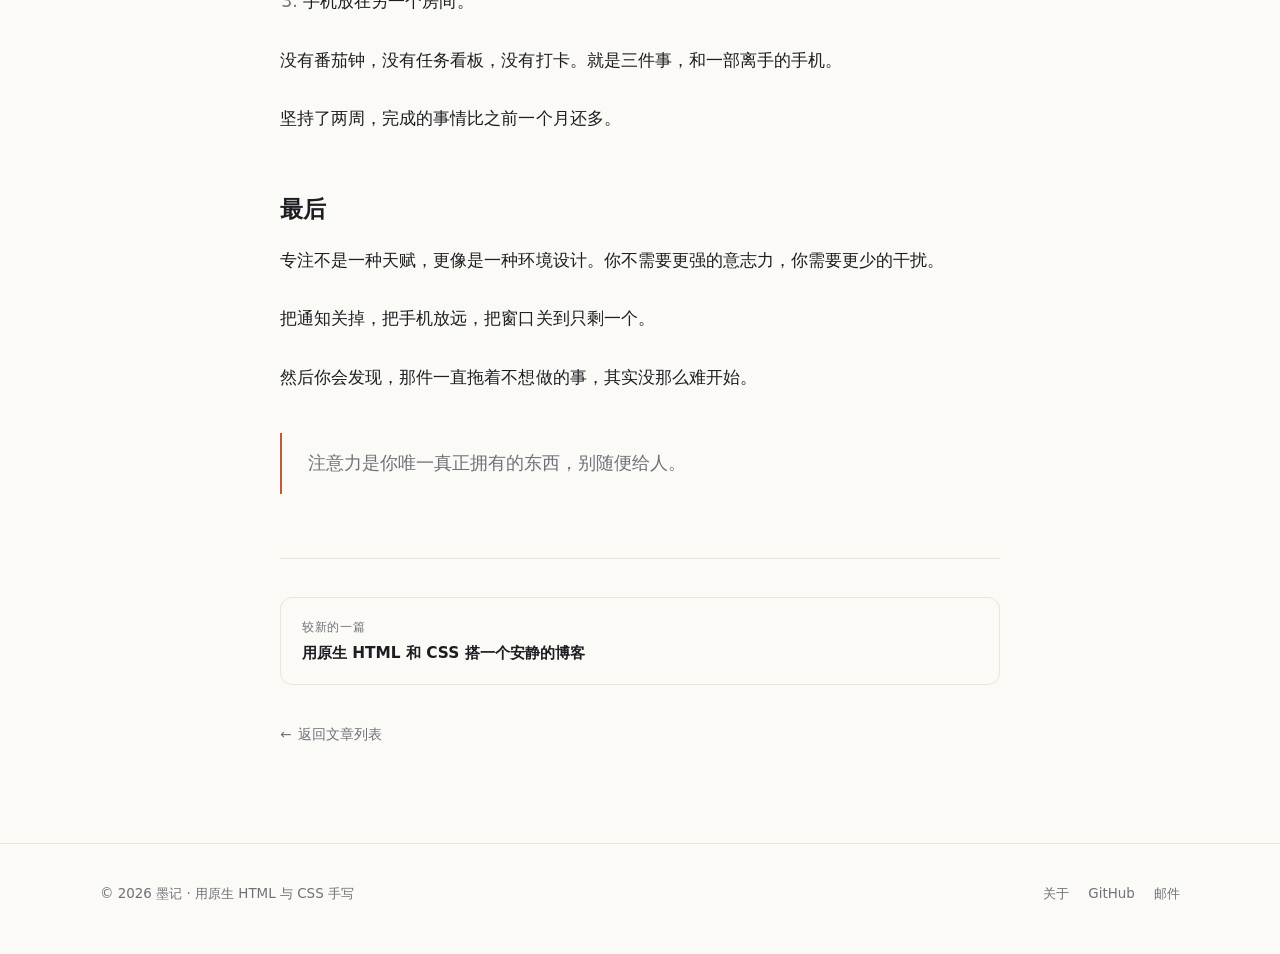
<file: posts/on-focus.html>
<!DOCTYPE html>
<html lang="zh-CN">
  <head>
    <meta charset="utf-8" />
    <meta name="viewport" content="width=device-width, initial-scale=1" />
    <title>关于专注：把注意力还给当下 · 墨记</title>
    <meta name="description" content="我们不是没有时间，而是把时间切得太碎了。一次只做一件事，听起来简单，做起来像修行。" />
    <link
      rel="icon"
      href="data:image/svg+xml,%3Csvg xmlns='http://www.w3.org/2000/svg' viewBox='0 0 32 32'%3E%3Crect width='32' height='32' rx='8' fill='%231b1d21'/%3E%3Cpath d='M9 22V10l7 8 7-8v12' fill='none' stroke='%23fbfaf7' stroke-width='2.4' stroke-linecap='round' stroke-linejoin='round'/%3E%3C/svg%3E"
    />
    <script>
      (function () {
        try {
          var saved = localStorage.getItem("moji-theme");
          document.documentElement.dataset.theme =
            saved ||
            (window.matchMedia("(prefers-color-scheme: dark)").matches ? "dark" : "light");
        } catch (e) {
          document.documentElement.dataset.theme = "light";
        }
      })();
    </script>
    <link rel="stylesheet" href="../assets/style.css" />
  </head>

  <body data-page="post" data-slug="on-focus" data-root="../">
    <div class="progress" aria-hidden="true">
      <span class="progress__bar" id="progressBar"></span>
    </div>

    <header class="site-header">
      <div class="wrap site-header__inner">
        <a class="brand" href="../index.html" aria-label="墨记 · 返回首页">
          <span class="brand__mark" aria-hidden="true">墨</span>
          <span class="brand__name">墨记</span>
        </a>
        <nav class="nav" aria-label="主导航">
          <a class="nav__link" href="../index.html" aria-current="page">文章</a>
          <a class="nav__link" href="../about.html">关于</a>
          <a class="nav__link" href="https://github.com" target="_blank" rel="noopener">GitHub</a>
          <button class="theme-toggle" type="button" id="themeToggle" aria-label="切换深色模式">
            <svg class="icon-moon" viewBox="0 0 24 24" fill="none" stroke="currentColor" stroke-width="1.8" stroke-linecap="round" stroke-linejoin="round" aria-hidden="true">
              <path d="M21 12.8A9 9 0 1 1 11.2 3a7 7 0 0 0 9.8 9.8Z" />
            </svg>
            <svg class="icon-sun" viewBox="0 0 24 24" fill="none" stroke="currentColor" stroke-width="1.8" stroke-linecap="round" stroke-linejoin="round" aria-hidden="true">
              <circle cx="12" cy="12" r="4" />
              <path d="M12 2v2M12 20v2M4.9 4.9l1.4 1.4M17.7 17.7l1.4 1.4M2 12h2M20 12h2M4.9 19.1l1.4-1.4M17.7 6.3l1.4-1.4" />
            </svg>
          </button>
        </nav>
      </div>
    </header>

    <main class="wrap wrap--narrow">
      <a class="back-link" href="../index.html">
        <span aria-hidden="true">←</span> 返回文章列表
      </a>

      <article>
        <header class="post-header">
          <div class="post-header__meta">
            <time datetime="2026-09-05">2026 年 9 月 5 日</time>
            <span class="post-card__dot" aria-hidden="true"></span>
            <span data-readtime>6 分钟阅读</span>
          </div>
          <h1>关于专注：把注意力还给当下</h1>
          <p class="post-header__lead">
            我们不是没有时间，而是把时间切得太碎了。
          </p>
          <div class="post-header__tags" data-post-tags></div>
        </header>

        <div class="prose">
          <p>
            上周我试着记录了一天的屏幕使用：解锁 96 次，平均每 6 分钟一次。
          </p>
          <p>
            这个数字让我愣了一会儿。不是因为多，而是因为它意味着——我几乎没有连续思考超过十分钟。
          </p>

          <h2>一次只做一件事</h2>
          <p>
            我们常说的「多任务处理」，其实是个幻觉。大脑并不能同时处理两件需要注意力的事，它只是在快速切换。每次切换都有成本：重新进入状态平均需要十几分钟。
          </p>
          <p>
            所以「一边开会一边回消息」的结果，往往是会没听全，消息也回得含糊。
          </p>
          <p>
            我这周开始做一个实验：每次只开一个窗口。写代码的时候不挂聊天软件，看文档的时候不刷手机。想切换到别的事，先把手上的这一段做完。
          </p>
          <p>效果比想象中明显。不是效率变高了，是<strong>不累了</strong>。</p>

          <h2>给注意力留出空白</h2>
          <p>还有一个更隐蔽的问题：我们把所有缝隙都填满了。</p>
          <p>
            等电梯的三十秒、烧水的两分钟、走路去地铁的五分钟——这些原本用来发呆的时间，现在都被短视频和推送占据。
          </p>
          <p>
            但发呆不是浪费。很多想法是在这些空白里冒出来的：一个卡住的问题突然有了思路，一句想说的话忽然成形。
          </p>
          <p>大脑需要无事可做的时刻，来处理那些还没被处理的东西。</p>

          <h2>一个笨办法</h2>
          <p>我试过各种时间管理方法，最后留下来的是最笨的那个：</p>
          <ol>
            <li>早上写下今天最重要的三件事；</li>
            <li>只做第一件，做完再写第二件；</li>
            <li>手机放在另一个房间。</li>
          </ol>
          <p>
            没有番茄钟，没有任务看板，没有打卡。就是三件事，和一部离手的手机。
          </p>
          <p>坚持了两周，完成的事情比之前一个月还多。</p>

          <h2>最后</h2>
          <p>
            专注不是一种天赋，更像是一种环境设计。你不需要更强的意志力，你需要更少的干扰。
          </p>
          <p>把通知关掉，把手机放远，把窗口关到只剩一个。</p>
          <p>然后你会发现，那件一直拖着不想做的事，其实没那么难开始。</p>

          <blockquote>
            <p>注意力是你唯一真正拥有的东西，别随便给人。</p>
          </blockquote>
        </div>
      </article>

      <footer class="post-footer">
        <div class="post-nav" id="postNav"></div>
        <p style="margin: 2.2rem 0 0">
          <a class="back-link" style="margin: 0" href="../index.html">
            <span aria-hidden="true">←</span> 返回文章列表
          </a>
        </p>
      </footer>
    </main>

    <footer class="site-footer">
      <div class="wrap site-footer__inner">
        <p style="margin: 0">© <span data-year>2026</span> 墨记 · 用原生 HTML 与 CSS 手写</p>
        <div class="site-footer__links">
          <a href="../about.html">关于</a>
          <a href="https://github.com" target="_blank" rel="noopener">GitHub</a>
          <a href="mailto:hello@example.com">邮件</a>
        </div>
      </div>
    </footer>

    <script src="../assets/blog.js"></script>
    <script src="../assets/app.js"></script>
  </body>
</html>
</file>
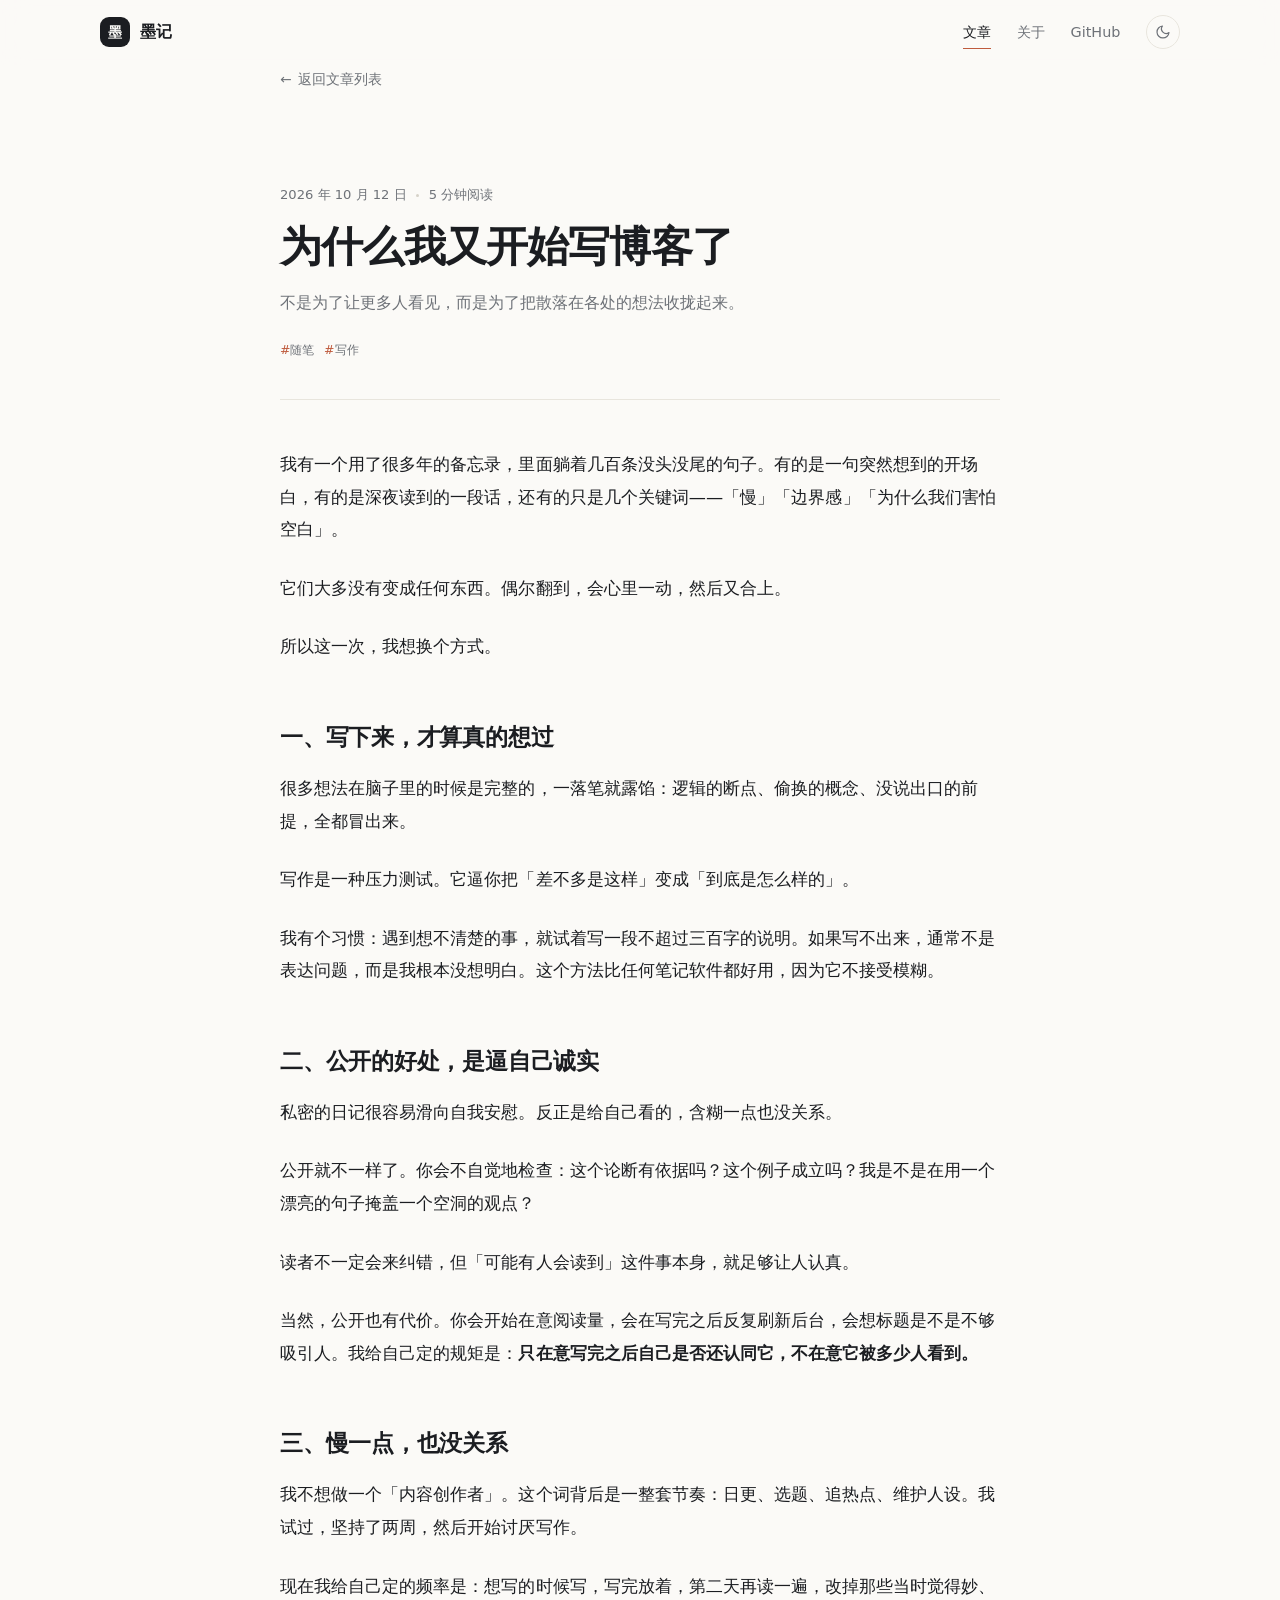
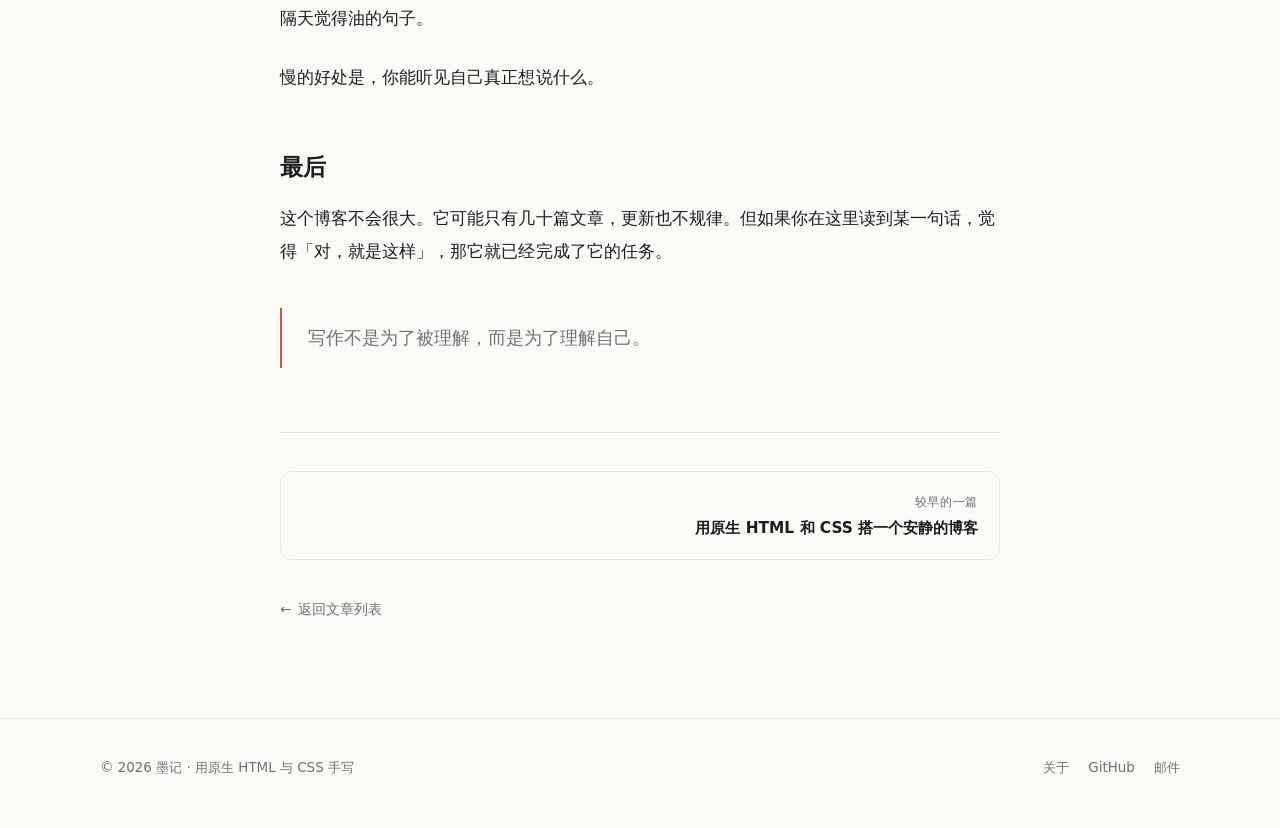
<file: posts/why-i-write.html>
<!DOCTYPE html>
<html lang="zh-CN">
  <head>
    <meta charset="utf-8" />
    <meta name="viewport" content="width=device-width, initial-scale=1" />
    <title>为什么我又开始写博客了 · 墨记</title>
    <meta name="description" content="不是为了让更多人看见，而是为了把散落在各处的想法收拢起来。写作是一种缓慢的整理术。" />
    <link
      rel="icon"
      href="data:image/svg+xml,%3Csvg xmlns='http://www.w3.org/2000/svg' viewBox='0 0 32 32'%3E%3Crect width='32' height='32' rx='8' fill='%231b1d21'/%3E%3Cpath d='M9 22V10l7 8 7-8v12' fill='none' stroke='%23fbfaf7' stroke-width='2.4' stroke-linecap='round' stroke-linejoin='round'/%3E%3C/svg%3E"
    />
    <script>
      (function () {
        try {
          var saved = localStorage.getItem("moji-theme");
          document.documentElement.dataset.theme =
            saved ||
            (window.matchMedia("(prefers-color-scheme: dark)").matches ? "dark" : "light");
        } catch (e) {
          document.documentElement.dataset.theme = "light";
        }
      })();
    </script>
    <link rel="stylesheet" href="../assets/style.css" />
  </head>

  <body data-page="post" data-slug="why-i-write" data-root="../">
    <div class="progress" aria-hidden="true">
      <span class="progress__bar" id="progressBar"></span>
    </div>

    <header class="site-header">
      <div class="wrap site-header__inner">
        <a class="brand" href="../index.html" aria-label="墨记 · 返回首页">
          <span class="brand__mark" aria-hidden="true">墨</span>
          <span class="brand__name">墨记</span>
        </a>
        <nav class="nav" aria-label="主导航">
          <a class="nav__link" href="../index.html" aria-current="page">文章</a>
          <a class="nav__link" href="../about.html">关于</a>
          <a class="nav__link" href="https://github.com" target="_blank" rel="noopener">GitHub</a>
          <button class="theme-toggle" type="button" id="themeToggle" aria-label="切换深色模式">
            <svg class="icon-moon" viewBox="0 0 24 24" fill="none" stroke="currentColor" stroke-width="1.8" stroke-linecap="round" stroke-linejoin="round" aria-hidden="true">
              <path d="M21 12.8A9 9 0 1 1 11.2 3a7 7 0 0 0 9.8 9.8Z" />
            </svg>
            <svg class="icon-sun" viewBox="0 0 24 24" fill="none" stroke="currentColor" stroke-width="1.8" stroke-linecap="round" stroke-linejoin="round" aria-hidden="true">
              <circle cx="12" cy="12" r="4" />
              <path d="M12 2v2M12 20v2M4.9 4.9l1.4 1.4M17.7 17.7l1.4 1.4M2 12h2M20 12h2M4.9 19.1l1.4-1.4M17.7 6.3l1.4-1.4" />
            </svg>
          </button>
        </nav>
      </div>
    </header>

    <main class="wrap wrap--narrow">
      <a class="back-link" href="../index.html">
        <span aria-hidden="true">←</span> 返回文章列表
      </a>

      <article>
        <header class="post-header">
          <div class="post-header__meta">
            <time datetime="2026-10-12">2026 年 10 月 12 日</time>
            <span class="post-card__dot" aria-hidden="true"></span>
            <span data-readtime>5 分钟阅读</span>
          </div>
          <h1>为什么我又开始写博客了</h1>
          <p class="post-header__lead">
            不是为了让更多人看见，而是为了把散落在各处的想法收拢起来。
          </p>
          <div class="post-header__tags" data-post-tags></div>
        </header>

        <div class="prose">
          <p>
            我有一个用了很多年的备忘录，里面躺着几百条没头没尾的句子。有的是一句突然想到的开场白，有的是深夜读到的一段话，还有的只是几个关键词——「慢」「边界感」「为什么我们害怕空白」。
          </p>
          <p>
            它们大多没有变成任何东西。偶尔翻到，会心里一动，然后又合上。
          </p>
          <p>所以这一次，我想换个方式。</p>

          <h2>一、写下来，才算真的想过</h2>
          <p>
            很多想法在脑子里的时候是完整的，一落笔就露馅：逻辑的断点、偷换的概念、没说出口的前提，全都冒出来。
          </p>
          <p>
            写作是一种压力测试。它逼你把「差不多是这样」变成「到底是怎么样的」。
          </p>
          <p>
            我有个习惯：遇到想不清楚的事，就试着写一段不超过三百字的说明。如果写不出来，通常不是表达问题，而是我根本没想明白。这个方法比任何笔记软件都好用，因为它不接受模糊。
          </p>

          <h2>二、公开的好处，是逼自己诚实</h2>
          <p>
            私密的日记很容易滑向自我安慰。反正是给自己看的，含糊一点也没关系。
          </p>
          <p>
            公开就不一样了。你会不自觉地检查：这个论断有依据吗？这个例子成立吗？我是不是在用一个漂亮的句子掩盖一个空洞的观点？
          </p>
          <p>
            读者不一定会来纠错，但「可能有人会读到」这件事本身，就足够让人认真。
          </p>
          <p>
            当然，公开也有代价。你会开始在意阅读量，会在写完之后反复刷新后台，会想标题是不是不够吸引人。我给自己定的规矩是：<strong>只在意写完之后自己是否还认同它，不在意它被多少人看到。</strong>
          </p>

          <h2>三、慢一点，也没关系</h2>
          <p>
            我不想做一个「内容创作者」。这个词背后是一整套节奏：日更、选题、追热点、维护人设。我试过，坚持了两周，然后开始讨厌写作。
          </p>
          <p>
            现在我给自己定的频率是：想写的时候写，写完放着，第二天再读一遍，改掉那些当时觉得妙、隔天觉得油的句子。
          </p>
          <p>慢的好处是，你能听见自己真正想说什么。</p>

          <h2>最后</h2>
          <p>
            这个博客不会很大。它可能只有几十篇文章，更新也不规律。但如果你在这里读到某一句话，觉得「对，就是这样」，那它就已经完成了它的任务。
          </p>

          <blockquote>
            <p>写作不是为了被理解，而是为了理解自己。</p>
          </blockquote>
        </div>
      </article>

      <footer class="post-footer">
        <div class="post-nav" id="postNav"></div>
        <p style="margin: 2.2rem 0 0">
          <a class="back-link" style="margin: 0" href="../index.html">
            <span aria-hidden="true">←</span> 返回文章列表
          </a>
        </p>
      </footer>
    </main>

    <footer class="site-footer">
      <div class="wrap site-footer__inner">
        <p style="margin: 0">© <span data-year>2026</span> 墨记 · 用原生 HTML 与 CSS 手写</p>
        <div class="site-footer__links">
          <a href="../about.html">关于</a>
          <a href="https://github.com" target="_blank" rel="noopener">GitHub</a>
          <a href="mailto:hello@example.com">邮件</a>
        </div>
      </div>
    </footer>

    <script src="../assets/blog.js"></script>
    <script src="../assets/app.js"></script>
  </body>
</html>
</file>
<file: assets/style.css>
/* =========================================================
   墨记 · 站点样式
   零依赖 · 原生 CSS · 深浅色主题
   ========================================================= */

/* ---------- 设计变量 ---------- */
:root {
  --bg: #fbfaf7;
  --bg-translucent: rgba(251, 250, 247, 0.85);
  --surface: #ffffff;
  --text: #1b1d21;
  --muted: #6e7278;
  --line: #e8e5dd;
  --line-strong: #d6d2c8;
  --accent: #bf5b3d;
  --accent-soft: rgba(191, 91, 61, 0.12);
  --code-bg: rgba(27, 29, 33, 0.06);
  --pre-bg: #17181b;
  --pre-text: #e8e6e0;
  --shadow: 0 1px 2px rgba(27, 29, 33, 0.04), 0 12px 32px -16px rgba(27, 29, 33, 0.18);

  --font-sans: "Inter", "PingFang SC", "Hiragino Sans GB", "Microsoft YaHei",
    "Noto Sans SC", system-ui, -apple-system, "Segoe UI", sans-serif;
  --font-serif: "Iowan Old Style", "Palatino Linotype", Georgia, "Songti SC",
    "Noto Serif SC", serif;
  --font-mono: ui-monospace, "SFMono-Regular", "JetBrains Mono", Menlo, Consolas, monospace;

  --radius: 14px;
  --header-h: 64px;
}

[data-theme="dark"] {
  --bg: #101113;
  --bg-translucent: rgba(16, 17, 19, 0.82);
  --surface: #16181b;
  --text: #e9e7e2;
  --muted: #989b9f;
  --line: #25282c;
  --line-strong: #34383d;
  --accent: #e8825f;
  --accent-soft: rgba(232, 130, 95, 0.14);
  --code-bg: rgba(233, 231, 226, 0.08);
  --pre-bg: #0b0c0d;
  --pre-text: #dedcd6;
  --shadow: 0 1px 2px rgba(0, 0, 0, 0.3), 0 16px 40px -20px rgba(0, 0, 0, 0.7);
}

/* ---------- 基础 ---------- */
*,
*::before,
*::after {
  box-sizing: border-box;
}

html {
  -webkit-text-size-adjust: 100%;
  scroll-behavior: smooth;
}

body {
  margin: 0;
  background: var(--bg);
  color: var(--text);
  font-family: var(--font-sans);
  font-size: 16px;
  line-height: 1.7;
  -webkit-font-smoothing: antialiased;
  -moz-osx-font-smoothing: grayscale;
  transition: background-color 0.35s ease, color 0.35s ease;
}

::selection {
  background: var(--accent-soft);
}

img {
  max-width: 100%;
  height: auto;
}

a {
  color: inherit;
}

button {
  font: inherit;
}

:focus-visible {
  outline: 2px solid var(--accent);
  outline-offset: 3px;
  border-radius: 4px;
}

/* ---------- 布局 ---------- */
.wrap {
  width: min(1080px, calc(100% - 3rem));
  margin-inline: auto;
}

.wrap--narrow {
  width: min(720px, calc(100% - 3rem));
}

/* ---------- 头部导航 ---------- */
.site-header {
  position: sticky;
  top: 0;
  z-index: 50;
  background: var(--bg-translucent);
  -webkit-backdrop-filter: saturate(180%) blur(14px);
  backdrop-filter: saturate(180%) blur(14px);
  border-bottom: 1px solid transparent;
  transition: border-color 0.25s ease;
}

.site-header.is-scrolled {
  border-bottom-color: var(--line);
}

.site-header__inner {
  display: flex;
  align-items: center;
  justify-content: space-between;
  gap: 1rem;
  height: var(--header-h);
}

.brand {
  display: inline-flex;
  align-items: center;
  gap: 0.6rem;
  text-decoration: none;
  color: var(--text);
  font-weight: 600;
  letter-spacing: 0.02em;
}

.brand__mark {
  display: grid;
  place-items: center;
  width: 30px;
  height: 30px;
  border-radius: 9px;
  background: var(--text);
  color: var(--bg);
  font-size: 14px;
  font-weight: 700;
  line-height: 1;
  transition: transform 0.25s ease;
}

.brand:hover .brand__mark {
  transform: rotate(-6deg);
}

.brand__name {
  font-size: 1rem;
}

.nav {
  display: flex;
  align-items: center;
  gap: 1.6rem;
}

.nav__link {
  position: relative;
  text-decoration: none;
  color: var(--muted);
  font-size: 0.9rem;
  transition: color 0.2s ease;
}

.nav__link::after {
  content: "";
  position: absolute;
  left: 0;
  right: 0;
  bottom: -5px;
  height: 1.5px;
  background: var(--accent);
  transform: scaleX(0);
  transform-origin: left;
  transition: transform 0.25s ease;
}

.nav__link:hover,
.nav__link[aria-current="page"] {
  color: var(--text);
}

.nav__link:hover::after,
.nav__link[aria-current="page"]::after {
  transform: scaleX(1);
}

.theme-toggle {
  display: grid;
  place-items: center;
  width: 34px;
  height: 34px;
  padding: 0;
  border: 1px solid var(--line);
  border-radius: 50%;
  background: transparent;
  color: var(--muted);
  cursor: pointer;
  transition: color 0.2s ease, border-color 0.2s ease, transform 0.2s ease;
}

.theme-toggle:hover {
  color: var(--text);
  border-color: var(--line-strong);
  transform: rotate(-12deg);
}

.theme-toggle svg {
  width: 16px;
  height: 16px;
}

.theme-toggle .icon-sun {
  display: none;
}

[data-theme="dark"] .theme-toggle .icon-sun {
  display: block;
}

[data-theme="dark"] .theme-toggle .icon-moon {
  display: none;
}

/* ---------- 首页 Hero ---------- */
.hero {
  padding: 5.5rem 0 3.5rem;
  max-width: 46rem;
}

.hero__eyebrow {
  margin: 0 0 1.2rem;
  color: var(--accent);
  font-size: 0.78rem;
  font-weight: 600;
  letter-spacing: 0.18em;
  text-transform: uppercase;
}

.hero h1 {
  margin: 0 0 1.3rem;
  font-size: clamp(2.1rem, 4.6vw, 3.3rem);
  font-weight: 650;
  line-height: 1.2;
  letter-spacing: -0.02em;
}

.hero__lead {
  margin: 0;
  max-width: 36rem;
  color: var(--muted);
  font-size: 1.06rem;
}

/* ---------- 工具条：标签 + 搜索 ---------- */
.toolbar {
  display: flex;
  flex-wrap: wrap;
  align-items: center;
  justify-content: space-between;
  gap: 1rem 1.5rem;
  padding-bottom: 1.4rem;
  margin-bottom: 2.4rem;
  border-bottom: 1px solid var(--line);
}

.chips {
  display: flex;
  flex-wrap: wrap;
  gap: 0.5rem;
}

.chip {
  padding: 0.38rem 0.85rem;
  border: 1px solid var(--line);
  border-radius: 999px;
  background: transparent;
  color: var(--muted);
  font-size: 0.82rem;
  cursor: pointer;
  transition: color 0.2s ease, border-color 0.2s ease, background-color 0.2s ease;
}

.chip:hover {
  color: var(--text);
  border-color: var(--line-strong);
}

.chip[aria-pressed="true"] {
  background: var(--text);
  border-color: var(--text);
  color: var(--bg);
}

.search {
  position: relative;
  flex: 0 1 15rem;
}

.search svg {
  position: absolute;
  top: 50%;
  left: 0.85rem;
  width: 15px;
  height: 15px;
  transform: translateY(-50%);
  color: var(--muted);
  pointer-events: none;
}

.search input {
  width: 100%;
  padding: 0.55rem 0.9rem 0.55rem 2.3rem;
  border: 1px solid var(--line);
  border-radius: 999px;
  background: var(--surface);
  color: var(--text);
  font-size: 0.88rem;
  transition: border-color 0.2s ease, box-shadow 0.2s ease;
}

.search input::placeholder {
  color: var(--muted);
  opacity: 0.8;
}

.search input:focus {
  outline: none;
  border-color: var(--accent);
  box-shadow: 0 0 0 3px var(--accent-soft);
}

/* ---------- 文章卡片 ---------- */
.post-grid {
  display: grid;
  grid-template-columns: repeat(auto-fill, minmax(min(100%, 306px), 1fr));
  gap: 1.25rem;
}

.post-card {
  display: flex;
  flex-direction: column;
  gap: 0.8rem;
  padding: 1.7rem;
  border: 1px solid var(--line);
  border-radius: var(--radius);
  background: var(--surface);
  color: inherit;
  text-decoration: none;
  transition: transform 0.28s ease, box-shadow 0.28s ease, border-color 0.28s ease;
}

.post-card:hover {
  transform: translateY(-4px);
  border-color: var(--line-strong);
  box-shadow: var(--shadow);
}

.post-card__meta {
  display: flex;
  align-items: center;
  gap: 0.55rem;
  color: var(--muted);
  font-size: 0.78rem;
  font-variant-numeric: tabular-nums;
}

.post-card__dot {
  width: 3px;
  height: 3px;
  border-radius: 50%;
  background: var(--line-strong);
}

.post-card__title {
  margin: 0;
  font-size: 1.24rem;
  font-weight: 600;
  line-height: 1.38;
  letter-spacing: -0.01em;
  text-wrap: balance;
  transition: color 0.2s ease;
}

.post-card:hover .post-card__title {
  color: var(--accent);
}

.post-card__excerpt {
  display: -webkit-box;
  margin: 0;
  overflow: hidden;
  color: var(--muted);
  font-size: 0.92rem;
  line-height: 1.75;
  -webkit-box-orient: vertical;
  -webkit-line-clamp: 3;
}

.post-card__tags {
  display: flex;
  flex-wrap: wrap;
  gap: 0.5rem;
  margin-top: auto;
  padding-top: 0.4rem;
  color: var(--muted);
  font-size: 0.76rem;
  letter-spacing: 0.02em;
}

.post-card__tags span::before {
  content: "#";
  color: var(--accent);
}

.list-meta {
  margin: -1.2rem 0 1.6rem;
  color: var(--muted);
  font-size: 0.78rem;
  letter-spacing: 0.04em;
}

.list-meta:empty {
  display: none;
}

.empty-state {
  padding: 4rem 0;
  color: var(--muted);
  text-align: center;
}

/* ---------- 正文（文章页） ---------- */
.post-header {
  padding: 3.2rem 0 2.4rem;
  border-bottom: 1px solid var(--line);
  margin-bottom: 3rem;
}

.post-header__meta {
  display: flex;
  flex-wrap: wrap;
  align-items: center;
  gap: 0.6rem;
  color: var(--muted);
  font-size: 0.82rem;
  font-variant-numeric: tabular-nums;
}

.post-header h1 {
  margin: 0.9rem 0 1rem;
  font-size: clamp(1.9rem, 3.6vw, 2.6rem);
  font-weight: 650;
  line-height: 1.26;
  letter-spacing: -0.02em;
  text-wrap: balance;
}

.post-header__lead {
  margin: 0;
  color: var(--muted);
  font-size: 1.02rem;
}

.post-header__tags {
  display: flex;
  flex-wrap: wrap;
  gap: 0.6rem;
  margin-top: 1.4rem;
  color: var(--muted);
  font-size: 0.78rem;
}

.post-header__tags span::before {
  content: "#";
  color: var(--accent);
}

.prose {
  font-size: 1.075rem;
  line-height: 1.9;
  letter-spacing: 0.002em;
}

.prose > *:first-child {
  margin-top: 0;
}

.prose p {
  margin: 0 0 1.5em;
}

.prose h2 {
  margin: 2.6em 0 0.8em;
  font-size: 1.42rem;
  font-weight: 650;
  line-height: 1.4;
  letter-spacing: -0.01em;
}

.prose h3 {
  margin: 2em 0 0.6em;
  font-size: 1.14rem;
  font-weight: 650;
}

.prose ul,
.prose ol {
  margin: 0 0 1.5em;
  padding-left: 1.35em;
}

.prose li {
  margin: 0.45em 0;
}

.prose li::marker {
  color: var(--muted);
}

.prose blockquote {
  margin: 2.2em 0;
  padding: 0.1em 0 0.1em 1.4em;
  border-left: 2px solid var(--accent);
  color: var(--muted);
  font-family: var(--font-serif);
  font-size: 1.06em;
}

.prose blockquote p {
  margin: 0.6em 0;
}

.prose a {
  color: var(--accent);
  text-decoration: underline;
  text-decoration-thickness: 1px;
  text-underline-offset: 0.22em;
}

.prose a:hover {
  text-decoration-thickness: 2px;
}

.prose strong {
  font-weight: 650;
}

.prose code {
  padding: 0.15em 0.4em;
  border-radius: 6px;
  background: var(--code-bg);
  font-family: var(--font-mono);
  font-size: 0.88em;
}

.prose pre {
  margin: 2em 0;
  padding: 1.2rem 1.4rem;
  overflow-x: auto;
  border: 1px solid var(--line);
  border-radius: 12px;
  background: var(--pre-bg);
  color: var(--pre-text);
  font-size: 0.85rem;
  line-height: 1.75;
}

.prose pre code {
  padding: 0;
  border-radius: 0;
  background: none;
  color: inherit;
  font-size: inherit;
}

.prose hr {
  height: 1px;
  margin: 3em 0;
  border: 0;
  background: var(--line);
}

.prose img {
  margin: 2em 0;
  border-radius: 12px;
}

/* ---------- 文章页脚 / 上下篇 ---------- */
.post-footer {
  margin-top: 4rem;
  padding-top: 2.4rem;
  border-top: 1px solid var(--line);
}

.post-nav {
  display: grid;
  grid-template-columns: repeat(auto-fit, minmax(min(100%, 240px), 1fr));
  gap: 1rem;
}

.post-nav__item {
  display: flex;
  flex-direction: column;
  gap: 0.35rem;
  padding: 1.2rem 1.3rem;
  border: 1px solid var(--line);
  border-radius: 12px;
  color: inherit;
  text-decoration: none;
  transition: border-color 0.22s ease, background-color 0.22s ease;
}

.post-nav__item:hover {
  border-color: var(--line-strong);
  background: var(--surface);
}

.post-nav__label {
  color: var(--muted);
  font-size: 0.76rem;
  letter-spacing: 0.06em;
}

.post-nav__title {
  font-size: 0.96rem;
  font-weight: 600;
  line-height: 1.4;
}

.post-nav__item--next {
  text-align: right;
}

.back-link {
  display: inline-flex;
  align-items: center;
  gap: 0.4rem;
  margin-bottom: 2.6rem;
  color: var(--muted);
  font-size: 0.86rem;
  text-decoration: none;
  transition: color 0.2s ease, gap 0.2s ease;
}

.back-link:hover {
  gap: 0.7rem;
  color: var(--text);
}

/* ---------- 阅读进度条 ---------- */
.progress {
  position: fixed;
  top: 0;
  left: 0;
  z-index: 60;
  width: 100%;
  height: 2px;
  pointer-events: none;
}

.progress__bar {
  display: block;
  width: 0;
  height: 100%;
  background: var(--accent);
  transition: width 0.1s linear;
}

/* ---------- 关于页 ---------- */
.about-hero {
  padding: 4.5rem 0 2.6rem;
}

.about-hero__avatar {
  display: grid;
  place-items: center;
  width: 72px;
  height: 72px;
  margin-bottom: 1.8rem;
  border-radius: 50%;
  background: var(--text);
  color: var(--bg);
  font-family: var(--font-serif);
  font-size: 1.8rem;
}

.about-hero h1 {
  margin: 0 0 0.9rem;
  font-size: clamp(1.9rem, 3.4vw, 2.5rem);
  font-weight: 650;
  letter-spacing: -0.02em;
  line-height: 1.25;
}

.about-hero p {
  margin: 0;
  max-width: 34rem;
  color: var(--muted);
  font-size: 1.04rem;
}

.about-facts {
  display: grid;
  grid-template-columns: repeat(auto-fit, minmax(min(100%, 260px), 1fr));
  gap: 1rem;
  margin: 2.4rem 0 3rem;
}

.about-fact {
  padding: 1.2rem 1.3rem;
  border: 1px solid var(--line);
  border-radius: 12px;
}

.about-fact dt {
  margin-bottom: 0.35rem;
  color: var(--muted);
  font-size: 0.76rem;
  letter-spacing: 0.08em;
  text-transform: uppercase;
}

.about-fact dd {
  margin: 0;
  font-size: 0.95rem;
  font-weight: 500;
}

/* ---------- 页脚 ---------- */
.site-footer {
  margin-top: 6rem;
  padding: 2.4rem 0 3rem;
  border-top: 1px solid var(--line);
  color: var(--muted);
  font-size: 0.84rem;
}

.site-footer__inner {
  display: flex;
  flex-wrap: wrap;
  align-items: center;
  justify-content: space-between;
  gap: 0.8rem 1.5rem;
}

.site-footer a {
  text-decoration: none;
  transition: color 0.2s ease;
}

.site-footer a:hover {
  color: var(--accent);
}

.site-footer__links {
  display: flex;
  gap: 1.2rem;
}

/* ---------- 入场动画 ---------- */
[data-reveal] {
  opacity: 0;
  transform: translateY(14px);
}

[data-reveal].is-visible {
  opacity: 1;
  transform: none;
  transition: opacity 0.6s ease, transform 0.6s cubic-bezier(0.22, 0.61, 0.36, 1);
}

/* ---------- 响应式 ---------- */
@media (max-width: 720px) {
  .wrap,
  .wrap--narrow {
    width: calc(100% - 2.2rem);
  }

  .hero {
    padding: 3.6rem 0 2.6rem;
  }

  .nav {
    gap: 1.1rem;
  }

  .nav__link {
    font-size: 0.85rem;
  }

  .toolbar {
    align-items: stretch;
  }

  .search {
    flex: 1 1 100%;
  }

  .post-header {
    padding-top: 2.2rem;
  }

  .post-card {
    padding: 1.5rem;
  }

  .site-footer {
    margin-top: 4rem;
  }
}

@media (max-width: 360px) {
  .brand__name {
    display: none;
  }
}

/* ---------- 无障碍：减少动态效果 ---------- */
@media (prefers-reduced-motion: reduce) {
  html {
    scroll-behavior: auto;
  }

  *,
  *::before,
  *::after {
    animation-duration: 0.01ms !important;
    animation-iteration-count: 1 !important;
    transition-duration: 0.01ms !important;
  }

  [data-reveal] {
    opacity: 1;
    transform: none;
  }
}
</file>
